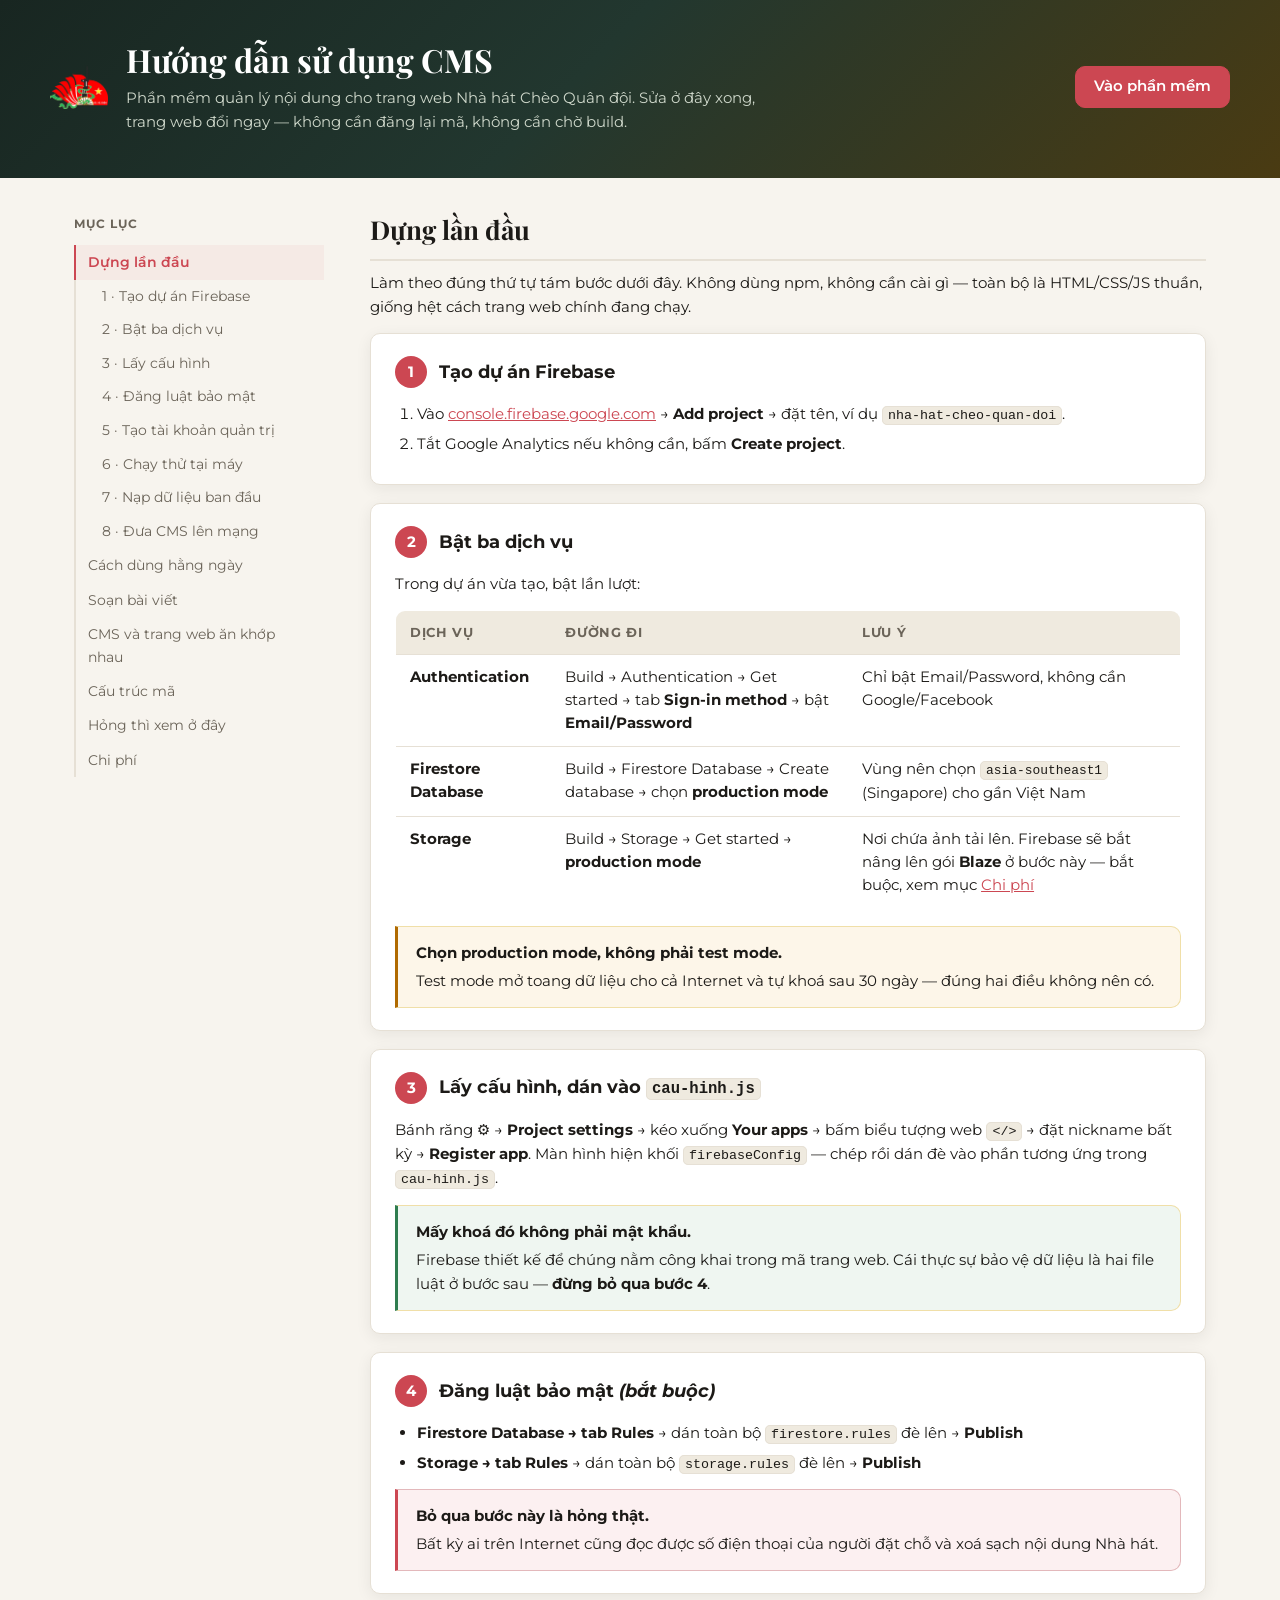
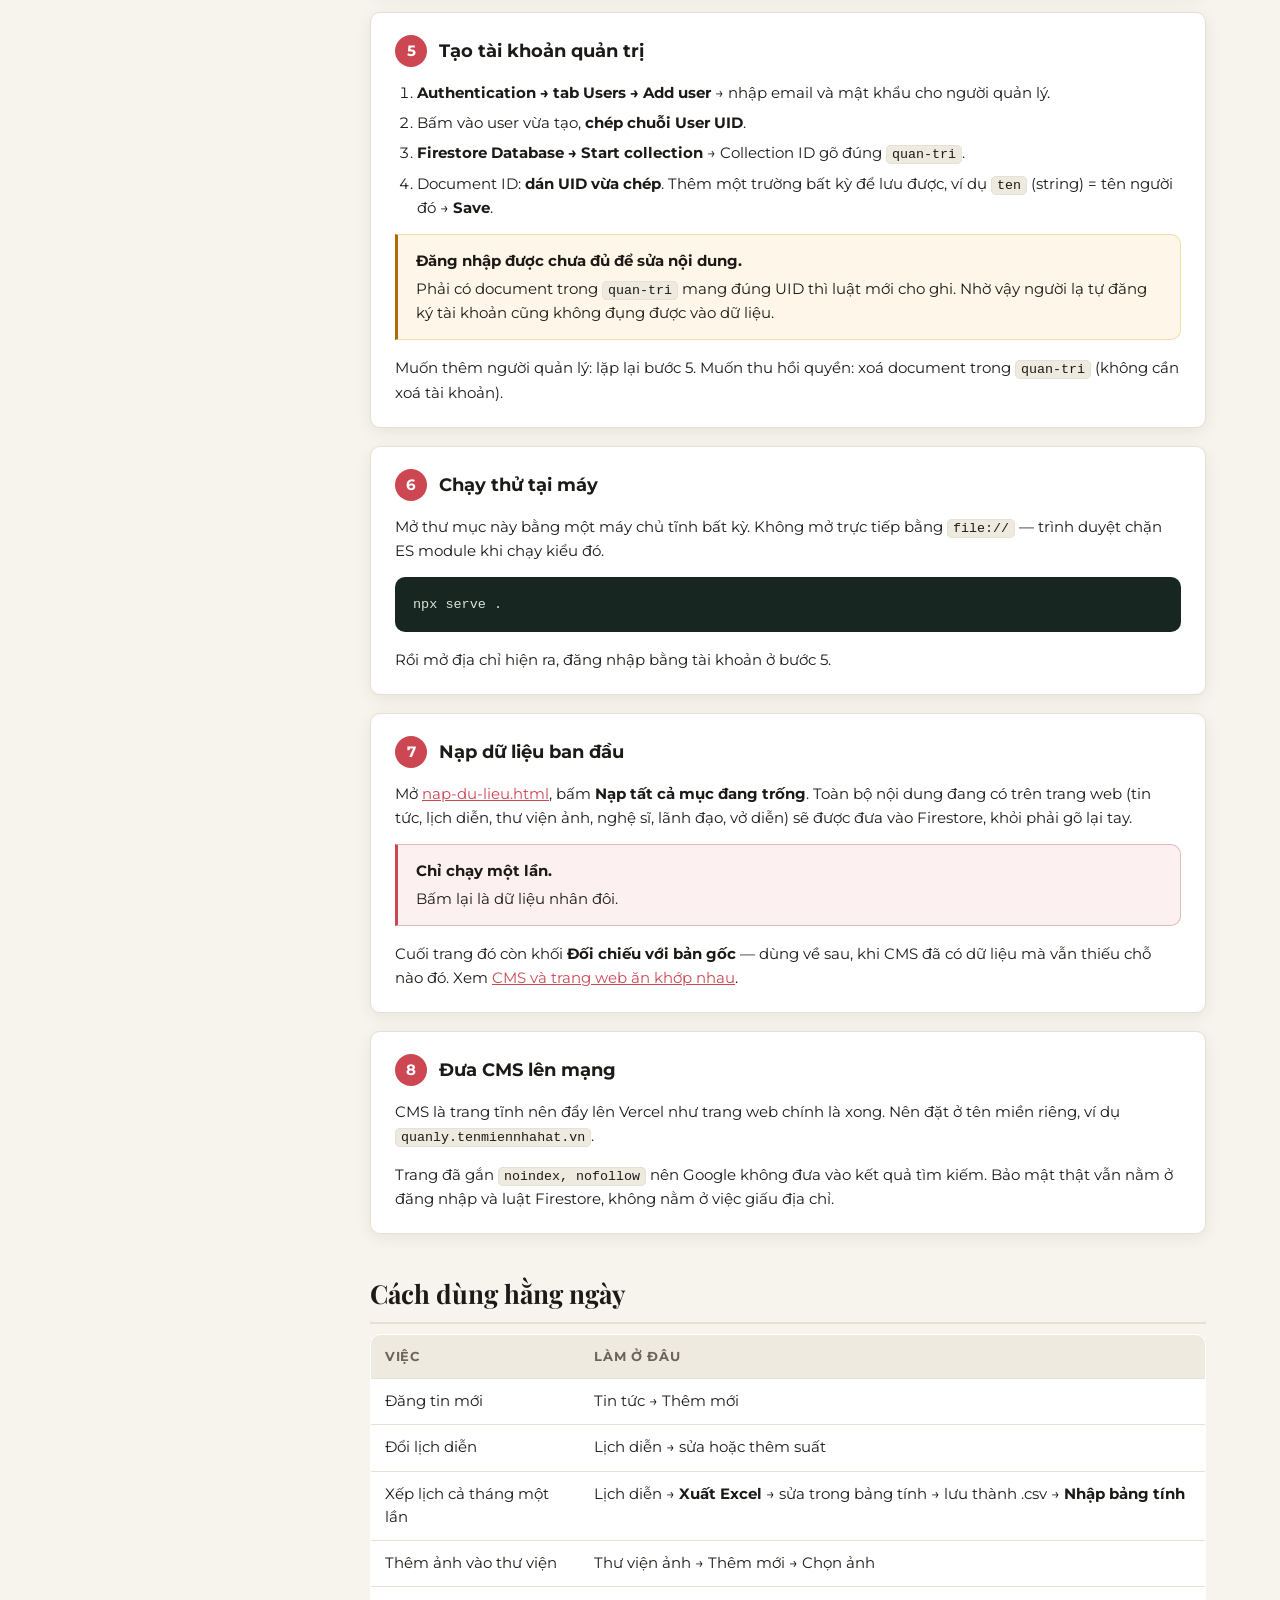
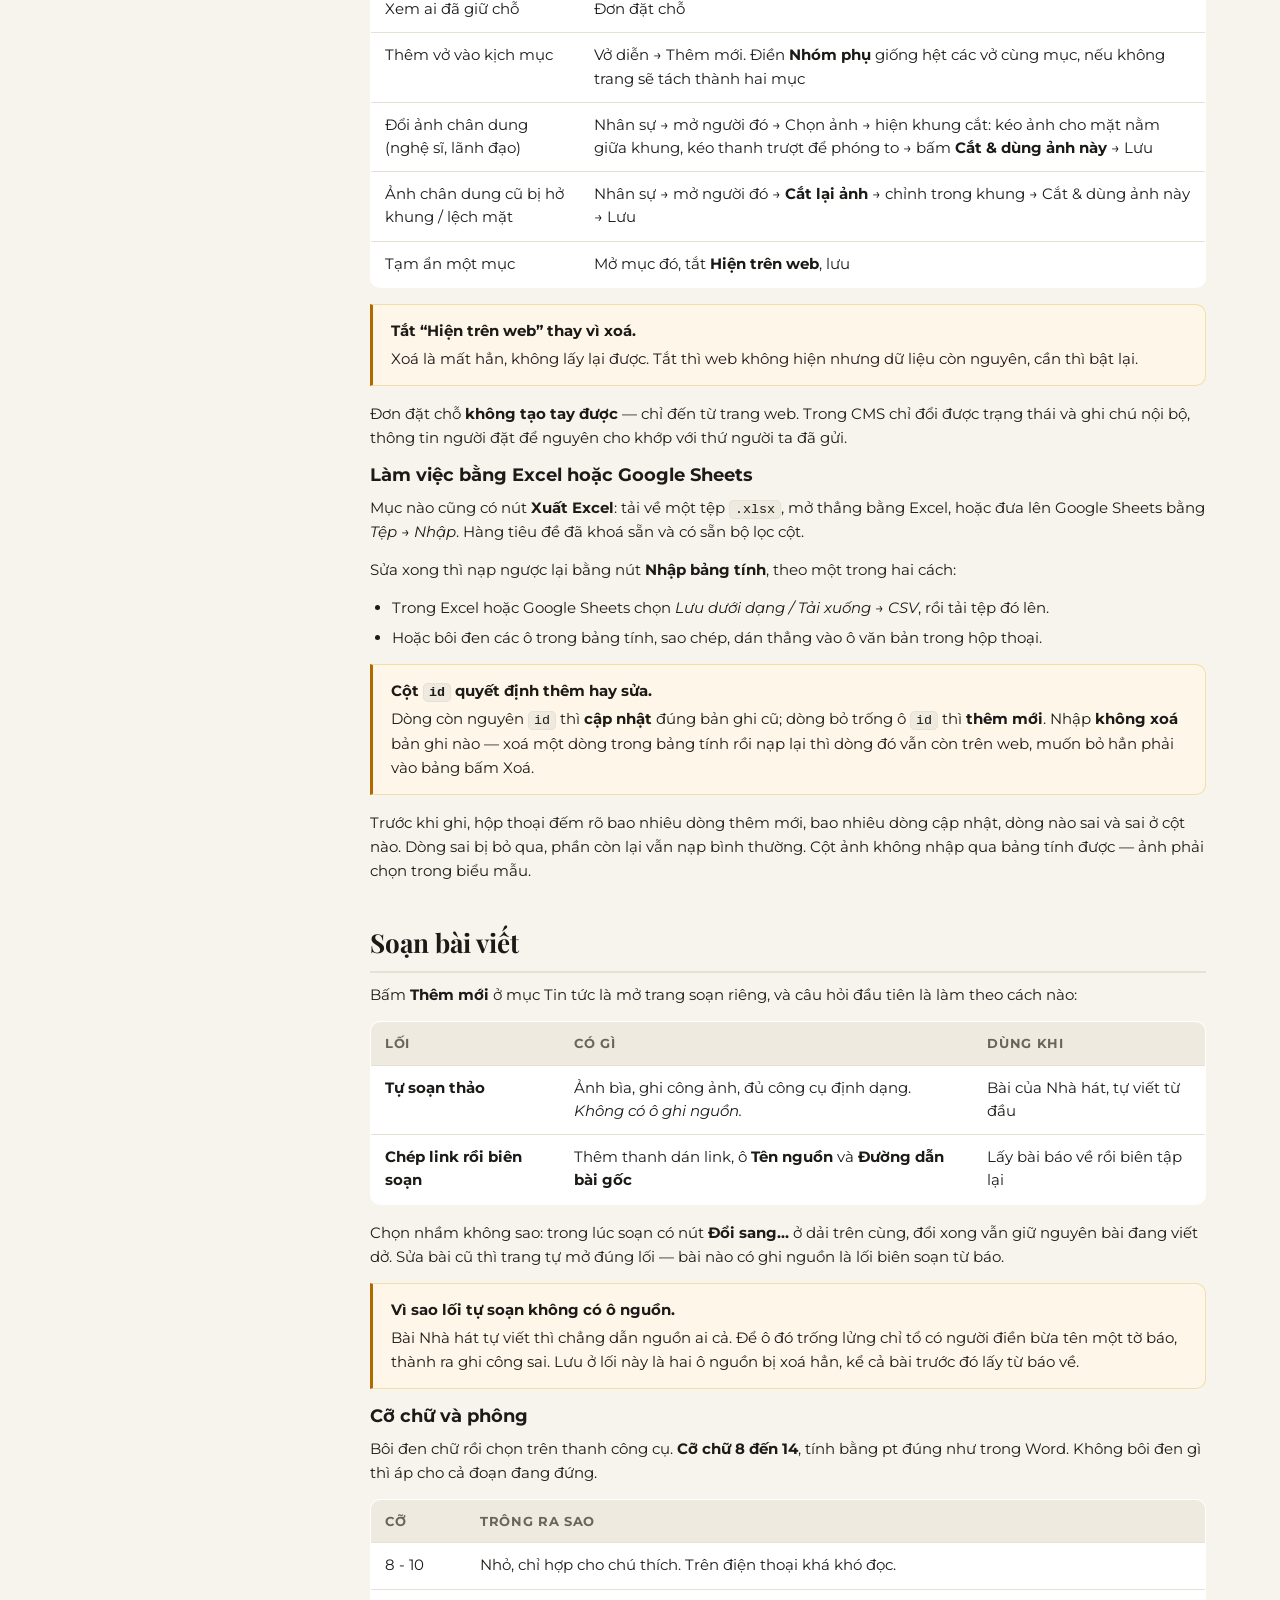
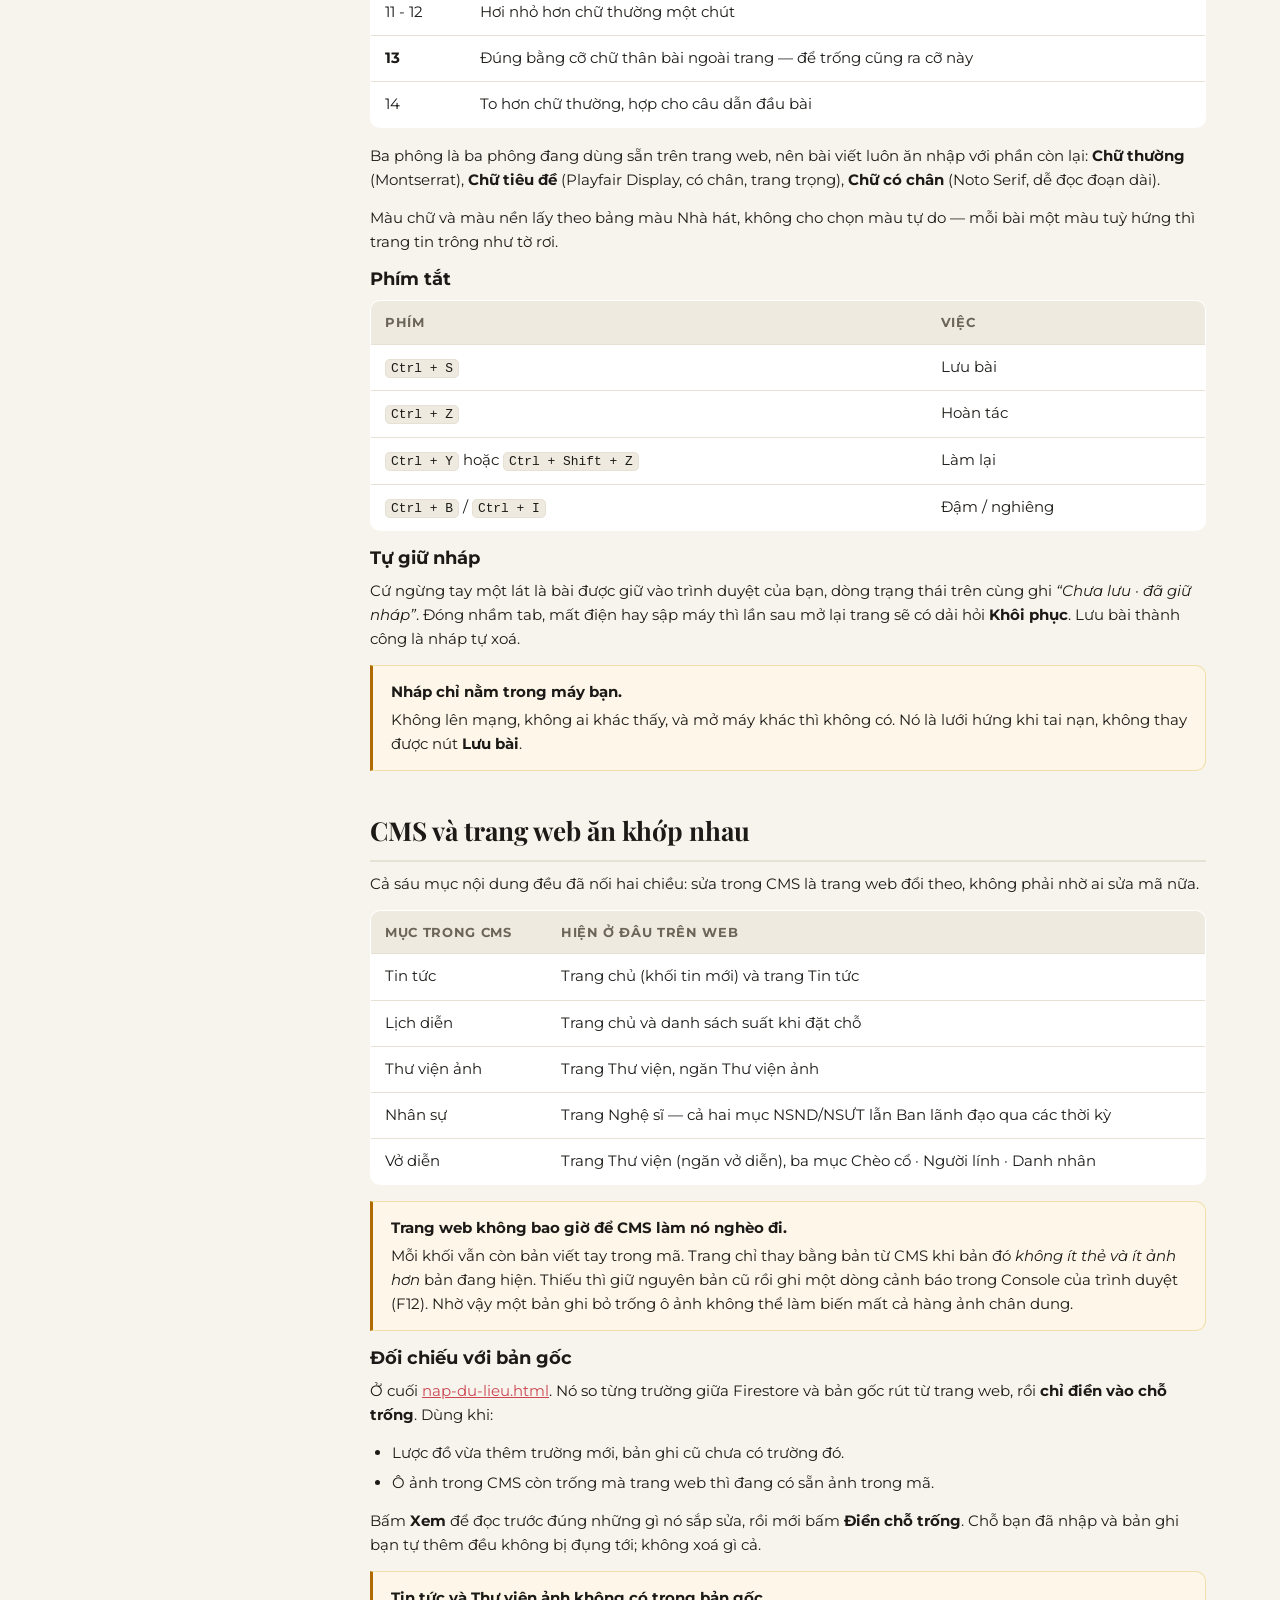
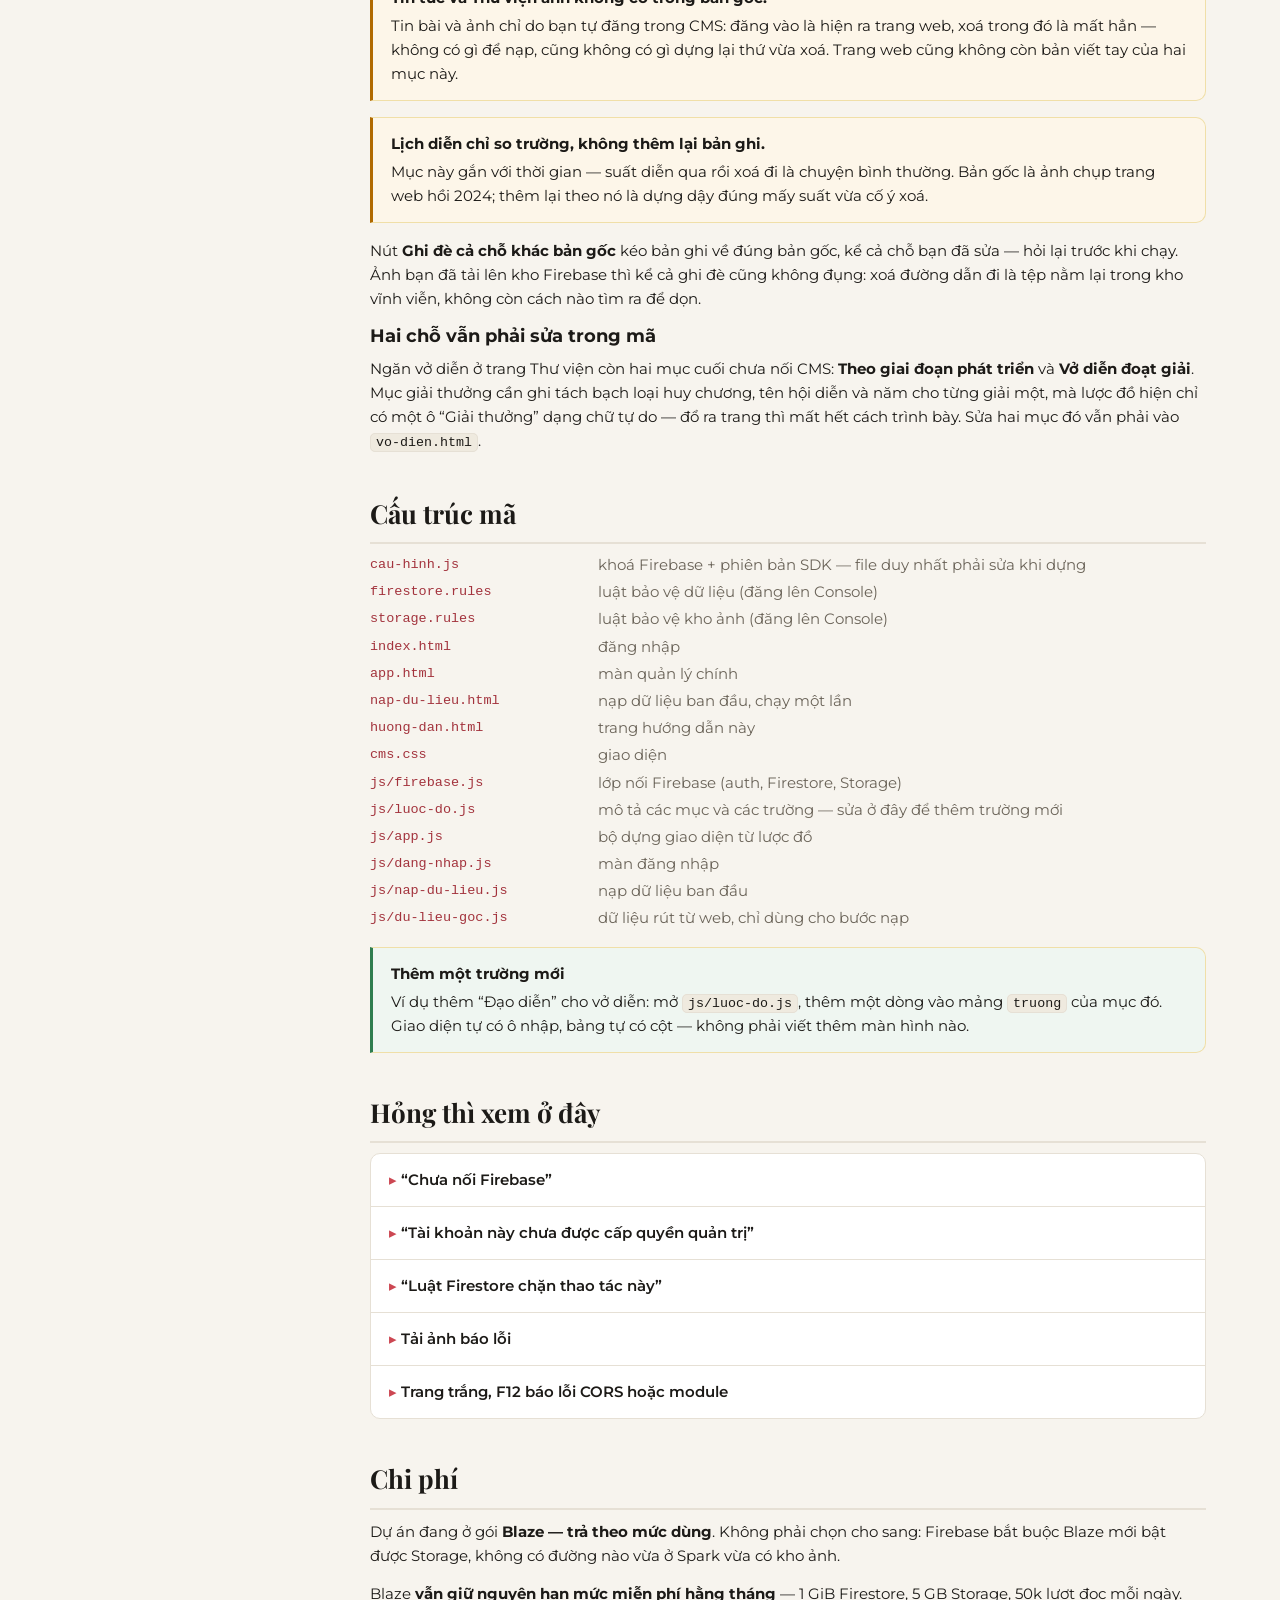
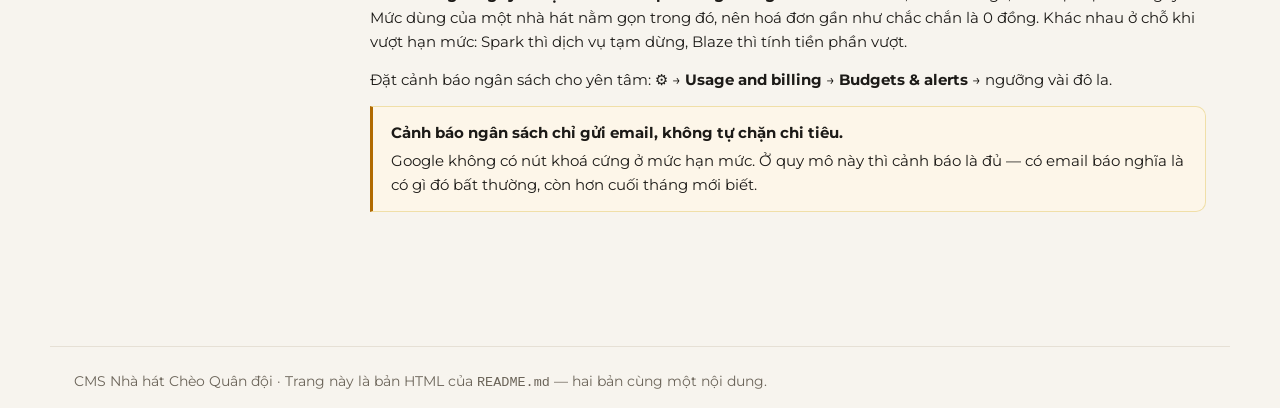
<file: huong-dan.html>
<!DOCTYPE html>
<html lang="vi">
<head>
<meta charset="UTF-8" />
<meta name="viewport" content="width=device-width, initial-scale=1" />
<meta name="robots" content="noindex, nofollow" />
<title>Hướng dẫn sử dụng · Quản lý Nhà hát Chèo Quân đội</title>
<link rel="icon" type="image/png" href="./favicon.png" />
<link rel="preconnect" href="https://fonts.googleapis.com" />
<link rel="preconnect" href="https://fonts.gstatic.com" crossorigin />
<link href="https://fonts.googleapis.com/css2?family=Montserrat:wght@400;500;600;700&family=Noto+Serif:wght@400;700;900&family=Playfair+Display:wght@700;900&display=swap" rel="stylesheet" />
<link rel="stylesheet" href="./cms.css?v=19" />
<style>
/* ==========================================================
   Trang hướng dẫn — bản HTML của README.md. Cùng một nội dung,
   nhưng đọc được bằng trình duyệt và có mục lục bám theo cuộn.
   Kiểu dáng riêng của trang này để ở đây chứ không nhét vào
   cms.css: cms.css là giao diện phần mềm, không phải tài liệu.
   ========================================================== */

/* ---------- Băng đầu trang ---------- */
.hd-dau {
  background: linear-gradient(135deg, var(--quan-doi) 0%, var(--quan-doi-nhat) 45%, #4a3b12 100%);
  color: #fff; padding: 40px 24px 44px; margin-bottom: 36px;
}
.hd-dau__trong { max-width: 1180px; margin: 0 auto; display: flex; align-items: center; gap: 18px; flex-wrap: wrap; }
.hd-dau img { width: 58px; flex: none; }
.hd-dau h1 { font-family: var(--serif); font-size: 32px; margin: 0 0 6px; color: #fff; }
.hd-dau p { margin: 0; color: #cfd8cb; font-size: 15px; max-width: 640px; }
.hd-dau .nut { margin-left: auto; }

/* ---------- Khung hai cột ---------- */
.hd { max-width: 1180px; margin: 0 auto; padding: 0 24px 90px; display: grid; grid-template-columns: 250px 1fr; gap: 46px; align-items: start; }

/* ---------- Mục lục ---------- */
.ml { position: sticky; top: 24px; max-height: calc(100vh - 48px); overflow-y: auto; }
.ml__nhan { font-size: 12px; font-weight: 700; letter-spacing: .09em; text-transform: uppercase; color: var(--muc-nhat); margin: 0 0 12px; }
.ml ol { list-style: none; margin: 0; padding: 0; }
.ml li { margin: 0; }
.ml a {
  display: block; padding: 6px 12px; border-left: 2px solid var(--vien);
  color: var(--muc-nhat); text-decoration: none; font-size: 14px; transition: var(--t);
}
.ml a:hover { color: var(--muc); border-left-color: var(--muc-nhat); }
.ml a.dang-xem { color: var(--do); border-left-color: var(--do); font-weight: 600; background: rgba(204, 71, 82, .05); }
.ml__con a { padding-left: 26px; font-size: 13.5px; }

/* ---------- Thân tài liệu ---------- */
.than { min-width: 0; }
.than section { scroll-margin-top: 20px; margin-bottom: 44px; }
.than h2 {
  font-family: var(--serif); font-size: 26px; margin: 0 0 10px;
  padding-bottom: 12px; border-bottom: 2px solid var(--vien);
}
.than h3 { font-size: 17.5px; margin: 0 0 10px; }
.than p { margin: 0 0 14px; }
.than ol, .than ul { margin: 0 0 14px; padding-left: 22px; }
.than li { margin-bottom: 6px; }
.than code {
  font-family: ui-monospace, "Cascadia Mono", Consolas, monospace;
  font-size: .89em; background: #efeadf; border: 1px solid var(--vien);
  border-radius: 5px; padding: 1px 5px;
}
.than pre {
  background: var(--quan-doi); color: #d9e0d6; border-radius: var(--r);
  padding: 16px 18px; overflow-x: auto; margin: 0 0 16px; line-height: 1.55;
}
.than pre code { background: none; border: 0; padding: 0; color: inherit; font-size: 13.5px; }

/* ---------- Thẻ từng bước ---------- */
.buoc {
  background: var(--the); border: 1px solid var(--vien); border-radius: var(--r);
  padding: 22px 24px; margin-bottom: 18px; box-shadow: var(--bong); scroll-margin-top: 20px;
}
.buoc__dau { display: flex; align-items: center; gap: 12px; margin-bottom: 14px; }
.buoc__so {
  flex: none; width: 32px; height: 32px; border-radius: 50%;
  background: var(--do); color: #fff; font-weight: 700; font-size: 15px;
  display: grid; place-items: center;
}
.buoc__dau h3 { margin: 0; }
.buoc > *:last-child { margin-bottom: 0; }

/* ---------- Khối nhắc ---------- */
.nhac {
  border-left: 3px solid var(--cam); background: #fdf6e9;
  border-radius: 0 var(--r) var(--r) 0; padding: 14px 18px; margin: 0 0 16px;
}
.nhac--nguy { border-left-color: var(--do); background: #fcf0f1; }
.nhac--tot { border-left-color: var(--xanh-la); background: #eff6f1; }
.nhac > *:last-child { margin-bottom: 0; }
.nhac strong:first-child { display: block; margin-bottom: 4px; }

/* ---------- Bảng ---------- */
.cuon-ngang { overflow-x: auto; margin: 0 0 16px; }
.than table {
  width: 100%; min-width: 460px; border-collapse: collapse; background: var(--the);
  font-size: 14.5px; border: 1px solid var(--vien); border-radius: var(--r); overflow: hidden;
}
.than th, .than td { text-align: left; padding: 11px 14px; border-bottom: 1px solid var(--vien); vertical-align: top; }
.than th { background: #efeadf; font-size: 13px; text-transform: uppercase; letter-spacing: .05em; color: var(--muc-nhat); }
.than tr:last-child td { border-bottom: 0; }

/* ---------- Danh sách tệp ---------- */
.tep { display: grid; grid-template-columns: 210px 1fr; gap: 4px 18px; font-size: 14.5px; margin: 0 0 16px; }
.tep dt { font-family: ui-monospace, "Cascadia Mono", Consolas, monospace; font-size: 13.5px; color: var(--do-dam); }
.tep dd { margin: 0; color: var(--muc-nhat); }

/* ---------- Mục hỏng thì xem ---------- */
.loi { border: 1px solid var(--vien); border-radius: var(--r); background: var(--the); overflow: hidden; }
.loi details { border-bottom: 1px solid var(--vien); }
.loi details:last-child { border-bottom: 0; }
.loi summary { padding: 14px 18px; cursor: pointer; font-weight: 600; list-style: none; transition: var(--t); }
.loi summary::-webkit-details-marker { display: none; }
.loi summary::before { content: "\25B8  "; color: var(--do); }
.loi details[open] summary::before { content: "\25BE  "; }
.loi summary:hover { background: #faf7f1; }
.loi details > p { margin: 0; padding: 0 18px 16px 32px; color: var(--muc-nhat); }

.hd-chan { max-width: 1180px; margin: 0 auto; padding: 24px; border-top: 1px solid var(--vien); color: var(--muc-nhat); font-size: 13.5px; }

/* ---------- Khổ hẹp ---------- */
@media (max-width: 900px) {
  .hd { grid-template-columns: 1fr; gap: 24px; }
  .ml { position: static; max-height: none; border: 1px solid var(--vien); border-radius: var(--r); background: var(--the); padding: 16px 14px; }
  .hd-dau h1 { font-size: 26px; }
  .hd-dau .nut { margin-left: 0; }
  .tep { grid-template-columns: 1fr; gap: 2px; }
  .tep dd { margin-bottom: 10px; }
}

/* ---------- In ra giấy ---------- */
@media print {
  .ml, .hd-dau .nut { display: none; }
  .hd { grid-template-columns: 1fr; padding-bottom: 0; }
  .hd-dau { background: none; padding: 0 0 20px; }
  .hd-dau h1, .hd-dau p { color: var(--muc); }
  .buoc { break-inside: avoid; box-shadow: none; }
}
</style>
</head>
<body>

<header class="hd-dau">
  <div class="hd-dau__trong">
    <img src="./logo.png?v=2" alt="" width="240" height="181" />
    <div>
      <h1>Hướng dẫn sử dụng CMS</h1>
      <p>Phần mềm quản lý nội dung cho trang web Nhà hát Chèo Quân đội. Sửa ở đây xong, trang web đổi ngay — không cần đăng lại mã, không cần chờ build.</p>
    </div>
    <a class="nut nut--chinh" href="./index.html">Vào phần mềm</a>
  </div>
</header>

<div class="hd">

  <nav class="ml" id="mucLuc" aria-label="Mục lục">
    <p class="ml__nhan">Mục lục</p>
    <ol>
      <li><a href="#dung-lan-dau">Dựng lần đầu</a></li>
      <li class="ml__con"><a href="#b1">1 · Tạo dự án Firebase</a></li>
      <li class="ml__con"><a href="#b2">2 · Bật ba dịch vụ</a></li>
      <li class="ml__con"><a href="#b3">3 · Lấy cấu hình</a></li>
      <li class="ml__con"><a href="#b4">4 · Đăng luật bảo mật</a></li>
      <li class="ml__con"><a href="#b5">5 · Tạo tài khoản quản trị</a></li>
      <li class="ml__con"><a href="#b6">6 · Chạy thử tại máy</a></li>
      <li class="ml__con"><a href="#b7">7 · Nạp dữ liệu ban đầu</a></li>
      <li class="ml__con"><a href="#b8">8 · Đưa CMS lên mạng</a></li>
      <li><a href="#hang-ngay">Cách dùng hằng ngày</a></li>
      <li><a href="#soan-bai">Soạn bài viết</a></li>
      <li><a href="#dong-bo">CMS và trang web ăn khớp nhau</a></li>
      <li><a href="#cau-truc">Cấu trúc mã</a></li>
      <li><a href="#hong">Hỏng thì xem ở đây</a></li>
      <li><a href="#chi-phi">Chi phí</a></li>
    </ol>
  </nav>

  <main class="than">

    <section id="dung-lan-dau">
      <h2>Dựng lần đầu</h2>
      <p>Làm theo đúng thứ tự tám bước dưới đây. Không dùng npm, không cần cài gì — toàn bộ là HTML/CSS/JS thuần, giống hệt cách trang web chính đang chạy.</p>

      <article class="buoc" id="b1">
        <div class="buoc__dau"><span class="buoc__so">1</span><h3>Tạo dự án Firebase</h3></div>
        <ol>
          <li>Vào <a href="https://console.firebase.google.com" target="_blank" rel="noopener">console.firebase.google.com</a> → <strong>Add project</strong> → đặt tên, ví dụ <code>nha-hat-cheo-quan-doi</code>.</li>
          <li>Tắt Google Analytics nếu không cần, bấm <strong>Create project</strong>.</li>
        </ol>
      </article>

      <article class="buoc" id="b2">
        <div class="buoc__dau"><span class="buoc__so">2</span><h3>Bật ba dịch vụ</h3></div>
        <p>Trong dự án vừa tạo, bật lần lượt:</p>
        <div class="cuon-ngang">
          <table>
            <thead><tr><th>Dịch vụ</th><th>Đường đi</th><th>Lưu ý</th></tr></thead>
            <tbody>
              <tr>
                <td><strong>Authentication</strong></td>
                <td>Build → Authentication → Get started → tab <strong>Sign-in method</strong> → bật <strong>Email/Password</strong></td>
                <td>Chỉ bật Email/Password, không cần Google/Facebook</td>
              </tr>
              <tr>
                <td><strong>Firestore Database</strong></td>
                <td>Build → Firestore Database → Create database → chọn <strong>production mode</strong></td>
                <td>Vùng nên chọn <code>asia-southeast1</code> (Singapore) cho gần Việt Nam</td>
              </tr>
              <tr>
                <td><strong>Storage</strong></td>
                <td>Build → Storage → Get started → <strong>production mode</strong></td>
                <td>Nơi chứa ảnh tải lên. Firebase sẽ bắt nâng lên gói <strong>Blaze</strong> ở bước này — bắt buộc, xem mục <a href="#chi-phi">Chi phí</a></td>
              </tr>
            </tbody>
          </table>
        </div>
        <div class="nhac">
          <strong>Chọn production mode, không phải test mode.</strong>
          Test mode mở toang dữ liệu cho cả Internet và tự khoá sau 30 ngày — đúng hai điều không nên có.
        </div>
      </article>

      <article class="buoc" id="b3">
        <div class="buoc__dau"><span class="buoc__so">3</span><h3>Lấy cấu hình, dán vào <code>cau-hinh.js</code></h3></div>
        <p>Bánh răng ⚙ → <strong>Project settings</strong> → kéo xuống <strong>Your apps</strong> → bấm biểu tượng web <code>&lt;/&gt;</code> → đặt nickname bất kỳ → <strong>Register app</strong>. Màn hình hiện khối <code>firebaseConfig</code> — chép rồi dán đè vào phần tương ứng trong <code>cau-hinh.js</code>.</p>
        <div class="nhac nhac--tot">
          <strong>Mấy khoá đó không phải mật khẩu.</strong>
          Firebase thiết kế để chúng nằm công khai trong mã trang web. Cái thực sự bảo vệ dữ liệu là hai file luật ở bước sau — <strong>đừng bỏ qua bước 4</strong>.
        </div>
      </article>

      <article class="buoc" id="b4">
        <div class="buoc__dau"><span class="buoc__so">4</span><h3>Đăng luật bảo mật <em>(bắt buộc)</em></h3></div>
        <ul>
          <li><strong>Firestore Database → tab Rules</strong> → dán toàn bộ <code>firestore.rules</code> đè lên → <strong>Publish</strong></li>
          <li><strong>Storage → tab Rules</strong> → dán toàn bộ <code>storage.rules</code> đè lên → <strong>Publish</strong></li>
        </ul>
        <div class="nhac nhac--nguy">
          <strong>Bỏ qua bước này là hỏng thật.</strong>
          Bất kỳ ai trên Internet cũng đọc được số điện thoại của người đặt chỗ và xoá sạch nội dung Nhà hát.
        </div>
      </article>

      <article class="buoc" id="b5">
        <div class="buoc__dau"><span class="buoc__so">5</span><h3>Tạo tài khoản quản trị</h3></div>
        <ol>
          <li><strong>Authentication → tab Users → Add user</strong> → nhập email và mật khẩu cho người quản lý.</li>
          <li>Bấm vào user vừa tạo, <strong>chép chuỗi User UID</strong>.</li>
          <li><strong>Firestore Database → Start collection</strong> → Collection ID gõ đúng <code>quan-tri</code>.</li>
          <li>Document ID: <strong>dán UID vừa chép</strong>. Thêm một trường bất kỳ để lưu được, ví dụ <code>ten</code> (string) = tên người đó → <strong>Save</strong>.</li>
        </ol>
        <div class="nhac">
          <strong>Đăng nhập được chưa đủ để sửa nội dung.</strong>
          Phải có document trong <code>quan-tri</code> mang đúng UID thì luật mới cho ghi. Nhờ vậy người lạ tự đăng ký tài khoản cũng không đụng được vào dữ liệu.
        </div>
        <p>Muốn thêm người quản lý: lặp lại bước 5. Muốn thu hồi quyền: xoá document trong <code>quan-tri</code> (không cần xoá tài khoản).</p>
      </article>

      <article class="buoc" id="b6">
        <div class="buoc__dau"><span class="buoc__so">6</span><h3>Chạy thử tại máy</h3></div>
        <p>Mở thư mục này bằng một máy chủ tĩnh bất kỳ. Không mở trực tiếp bằng <code>file://</code> — trình duyệt chặn ES module khi chạy kiểu đó.</p>
        <pre><code>npx serve .</code></pre>
        <p>Rồi mở địa chỉ hiện ra, đăng nhập bằng tài khoản ở bước 5.</p>
      </article>

      <article class="buoc" id="b7">
        <div class="buoc__dau"><span class="buoc__so">7</span><h3>Nạp dữ liệu ban đầu</h3></div>
        <p>Mở <a href="./nap-du-lieu.html">nap-du-lieu.html</a>, bấm <strong>Nạp tất cả mục đang trống</strong>. Toàn bộ nội dung đang có trên trang web (tin tức, lịch diễn, thư viện ảnh, nghệ sĩ, lãnh đạo, vở diễn) sẽ được đưa vào Firestore, khỏi phải gõ lại tay.</p>
        <div class="nhac nhac--nguy">
          <strong>Chỉ chạy một lần.</strong>
          Bấm lại là dữ liệu nhân đôi.
        </div>
        <p>Cuối trang đó còn khối <strong>Đối chiếu với bản gốc</strong> — dùng về sau,
           khi CMS đã có dữ liệu mà vẫn thiếu chỗ nào đó. Xem
           <a href="#dong-bo">CMS và trang web ăn khớp nhau</a>.</p>
      </article>

      <article class="buoc" id="b8">
        <div class="buoc__dau"><span class="buoc__so">8</span><h3>Đưa CMS lên mạng</h3></div>
        <p>CMS là trang tĩnh nên đẩy lên Vercel như trang web chính là xong. Nên đặt ở tên miền riêng, ví dụ <code>quanly.tenmiennhahat.vn</code>.</p>
        <p>Trang đã gắn <code>noindex, nofollow</code> nên Google không đưa vào kết quả tìm kiếm. Bảo mật thật vẫn nằm ở đăng nhập và luật Firestore, không nằm ở việc giấu địa chỉ.</p>
      </article>
    </section>

    <section id="hang-ngay">
      <h2>Cách dùng hằng ngày</h2>
      <div class="cuon-ngang">
        <table>
          <thead><tr><th>Việc</th><th>Làm ở đâu</th></tr></thead>
          <tbody>
            <tr><td>Đăng tin mới</td><td>Tin tức → Thêm mới</td></tr>
            <tr><td>Đổi lịch diễn</td><td>Lịch diễn → sửa hoặc thêm suất</td></tr>
            <tr><td>Xếp lịch cả tháng một lần</td><td>Lịch diễn → <strong>Xuất Excel</strong> → sửa trong bảng tính → lưu thành .csv → <strong>Nhập bảng tính</strong></td></tr>
            <tr><td>Thêm ảnh vào thư viện</td><td>Thư viện ảnh → Thêm mới → Chọn ảnh</td></tr>
            <tr><td>Xem ai đã giữ chỗ</td><td>Đơn đặt chỗ</td></tr>
            <tr><td>Thêm vở vào kịch mục</td><td>Vở diễn → Thêm mới. Điền <strong>Nhóm phụ</strong> giống hệt các vở cùng mục, nếu không trang sẽ tách thành hai mục</td></tr>
            <tr><td>Đổi ảnh chân dung (nghệ sĩ, lãnh đạo)</td><td>Nhân sự → mở người đó → Chọn ảnh → hiện khung cắt: kéo ảnh cho mặt nằm giữa khung, kéo thanh trượt để phóng to → bấm <b>Cắt &amp; dùng ảnh này</b> → Lưu</td></tr>
            <tr><td>Ảnh chân dung cũ bị hở khung / lệch mặt</td><td>Nhân sự → mở người đó → <b>Cắt lại ảnh</b> → chỉnh trong khung → Cắt &amp; dùng ảnh này → Lưu</td></tr>
            <tr><td>Tạm ẩn một mục</td><td>Mở mục đó, tắt <strong>Hiện trên web</strong>, lưu</td></tr>
          </tbody>
        </table>
      </div>
      <div class="nhac">
        <strong>Tắt “Hiện trên web” thay vì xoá.</strong>
        Xoá là mất hẳn, không lấy lại được. Tắt thì web không hiện nhưng dữ liệu còn nguyên, cần thì bật lại.
      </div>
      <p>Đơn đặt chỗ <strong>không tạo tay được</strong> — chỉ đến từ trang web. Trong CMS chỉ đổi được trạng thái và ghi chú nội bộ, thông tin người đặt để nguyên cho khớp với thứ người ta đã gửi.</p>

      <h3>Làm việc bằng Excel hoặc Google Sheets</h3>
      <p>Mục nào cũng có nút <strong>Xuất Excel</strong>: tải về một tệp <code>.xlsx</code>, mở thẳng bằng Excel, hoặc đưa lên Google Sheets bằng <em>Tệp → Nhập</em>. Hàng tiêu đề đã khoá sẵn và có sẵn bộ lọc cột.</p>
      <p>Sửa xong thì nạp ngược lại bằng nút <strong>Nhập bảng tính</strong>, theo một trong hai cách:</p>
      <ul>
        <li>Trong Excel hoặc Google Sheets chọn <em>Lưu dưới dạng / Tải xuống → CSV</em>, rồi tải tệp đó lên.</li>
        <li>Hoặc bôi đen các ô trong bảng tính, sao chép, dán thẳng vào ô văn bản trong hộp thoại.</li>
      </ul>
      <div class="nhac">
        <strong>Cột <code>id</code> quyết định thêm hay sửa.</strong>
        Dòng còn nguyên <code>id</code> thì <strong>cập nhật</strong> đúng bản ghi cũ; dòng bỏ trống ô <code>id</code> thì <strong>thêm mới</strong>.
        Nhập <strong>không xoá</strong> bản ghi nào — xoá một dòng trong bảng tính rồi nạp lại thì dòng đó vẫn còn trên web, muốn bỏ hẳn phải vào bảng bấm Xoá.
      </div>
      <p>Trước khi ghi, hộp thoại đếm rõ bao nhiêu dòng thêm mới, bao nhiêu dòng cập nhật, dòng nào sai và sai ở cột nào. Dòng sai bị bỏ qua, phần còn lại vẫn nạp bình thường. Cột ảnh không nhập qua bảng tính được — ảnh phải chọn trong biểu mẫu.</p>
    </section>

    <section id="soan-bai">
      <h2>Soạn bài viết</h2>
      <p>Bấm <strong>Thêm mới</strong> ở mục Tin tức là mở trang soạn riêng, và câu hỏi
         đầu tiên là làm theo cách nào:</p>
      <div class="cuon-ngang">
        <table>
          <thead><tr><th>Lối</th><th>Có gì</th><th>Dùng khi</th></tr></thead>
          <tbody>
            <tr>
              <td><strong>Tự soạn thảo</strong></td>
              <td>Ảnh bìa, ghi công ảnh, đủ công cụ định dạng.<br /><em>Không có ô ghi nguồn.</em></td>
              <td>Bài của Nhà hát, tự viết từ đầu</td>
            </tr>
            <tr>
              <td><strong>Chép link rồi biên soạn</strong></td>
              <td>Thêm thanh dán link, ô <strong>Tên nguồn</strong> và <strong>Đường dẫn bài gốc</strong></td>
              <td>Lấy bài báo về rồi biên tập lại</td>
            </tr>
          </tbody>
        </table>
      </div>
      <p>Chọn nhầm không sao: trong lúc soạn có nút <strong>Đổi sang…</strong> ở dải trên
         cùng, đổi xong vẫn giữ nguyên bài đang viết dở. Sửa bài cũ thì trang tự mở đúng
         lối — bài nào có ghi nguồn là lối biên soạn từ báo.</p>
      <div class="nhac">
        <strong>Vì sao lối tự soạn không có ô nguồn.</strong>
        Bài Nhà hát tự viết thì chẳng dẫn nguồn ai cả. Để ô đó trống lửng chỉ tổ có người
        điền bừa tên một tờ báo, thành ra ghi công sai. Lưu ở lối này là hai ô nguồn bị
        xoá hẳn, kể cả bài trước đó lấy từ báo về.
      </div>

      <h3>Cỡ chữ và phông</h3>
      <p>Bôi đen chữ rồi chọn trên thanh công cụ. <strong>Cỡ chữ 8 đến 14</strong>, tính
         bằng pt đúng như trong Word. Không bôi đen gì thì áp cho cả đoạn đang đứng.</p>
      <div class="cuon-ngang">
        <table>
          <thead><tr><th>Cỡ</th><th>Trông ra sao</th></tr></thead>
          <tbody>
            <tr><td>8 - 10</td><td>Nhỏ, chỉ hợp cho chú thích. Trên điện thoại khá khó đọc.</td></tr>
            <tr><td>11 - 12</td><td>Hơi nhỏ hơn chữ thường một chút</td></tr>
            <tr><td><strong>13</strong></td><td>Đúng bằng cỡ chữ thân bài ngoài trang — để trống cũng ra cỡ này</td></tr>
            <tr><td>14</td><td>To hơn chữ thường, hợp cho câu dẫn đầu bài</td></tr>
          </tbody>
        </table>
      </div>
      <p>Ba phông là ba phông đang dùng sẵn trên trang web, nên bài viết luôn ăn nhập với
         phần còn lại: <strong>Chữ thường</strong> (Montserrat), <strong>Chữ tiêu đề</strong>
         (Playfair Display, có chân, trang trọng), <strong>Chữ có chân</strong> (Noto Serif,
         dễ đọc đoạn dài).</p>
      <p>Màu chữ và màu nền lấy theo bảng màu Nhà hát, không cho chọn màu tự do — mỗi bài
         một màu tuỳ hứng thì trang tin trông như tờ rơi.</p>

      <h3>Phím tắt</h3>
      <div class="cuon-ngang">
        <table>
          <thead><tr><th>Phím</th><th>Việc</th></tr></thead>
          <tbody>
            <tr><td><code>Ctrl + S</code></td><td>Lưu bài</td></tr>
            <tr><td><code>Ctrl + Z</code></td><td>Hoàn tác</td></tr>
            <tr><td><code>Ctrl + Y</code> hoặc <code>Ctrl + Shift + Z</code></td><td>Làm lại</td></tr>
            <tr><td><code>Ctrl + B</code> / <code>Ctrl + I</code></td><td>Đậm / nghiêng</td></tr>
          </tbody>
        </table>
      </div>

      <h3>Tự giữ nháp</h3>
      <p>Cứ ngừng tay một lát là bài được giữ vào trình duyệt của bạn, dòng trạng thái trên
         cùng ghi <em>“Chưa lưu · đã giữ nháp”</em>. Đóng nhầm tab, mất điện hay sập máy thì
         lần sau mở lại trang sẽ có dải hỏi <strong>Khôi phục</strong>. Lưu bài thành công
         là nháp tự xoá.</p>
      <div class="nhac">
        <strong>Nháp chỉ nằm trong máy bạn.</strong>
        Không lên mạng, không ai khác thấy, và mở máy khác thì không có. Nó là lưới hứng
        khi tai nạn, không thay được nút <strong>Lưu bài</strong>.
      </div>
    </section>

    <section id="dong-bo">
      <h2>CMS và trang web ăn khớp nhau</h2>
      <p>Cả sáu mục nội dung đều đã nối hai chiều: sửa trong CMS là trang web đổi theo,
         không phải nhờ ai sửa mã nữa.</p>
      <div class="cuon-ngang">
        <table>
          <thead><tr><th>Mục trong CMS</th><th>Hiện ở đâu trên web</th></tr></thead>
          <tbody>
            <tr><td>Tin tức</td><td>Trang chủ (khối tin mới) và trang Tin tức</td></tr>
            <tr><td>Lịch diễn</td><td>Trang chủ và danh sách suất khi đặt chỗ</td></tr>
            <tr><td>Thư viện ảnh</td><td>Trang Thư viện, ngăn Thư viện ảnh</td></tr>
            <tr><td>Nhân sự</td><td>Trang Nghệ sĩ — cả hai mục NSND/NSƯT lẫn Ban lãnh đạo qua các thời kỳ</td></tr>
            <tr><td>Vở diễn</td><td>Trang Thư viện (ngăn vở diễn), ba mục Chèo cổ · Người lính · Danh nhân</td></tr>
          </tbody>
        </table>
      </div>

      <div class="nhac">
        <strong>Trang web không bao giờ để CMS làm nó nghèo đi.</strong>
        Mỗi khối vẫn còn bản viết tay trong mã. Trang chỉ thay bằng bản từ CMS khi bản
        đó <em>không ít thẻ và ít ảnh hơn</em> bản đang hiện. Thiếu thì giữ nguyên bản cũ
        rồi ghi một dòng cảnh báo trong Console của trình duyệt (F12). Nhờ vậy một bản ghi
        bỏ trống ô ảnh không thể làm biến mất cả hàng ảnh chân dung.
      </div>

      <h3>Đối chiếu với bản gốc</h3>
      <p>Ở cuối <a href="./nap-du-lieu.html">nap-du-lieu.html</a>. Nó so từng trường giữa
         Firestore và bản gốc rút từ trang web, rồi <strong>chỉ điền vào chỗ trống</strong>.
         Dùng khi:</p>
      <ul>
        <li>Lược đồ vừa thêm trường mới, bản ghi cũ chưa có trường đó.</li>
        <li>Ô ảnh trong CMS còn trống mà trang web thì đang có sẵn ảnh trong mã.</li>
      </ul>
      <p>Bấm <strong>Xem</strong> để đọc trước đúng những gì nó sắp sửa, rồi mới bấm
         <strong>Điền chỗ trống</strong>. Chỗ bạn đã nhập và bản ghi bạn tự thêm đều
         không bị đụng tới; không xoá gì cả.</p>
      <div class="nhac">
        <strong>Tin tức và Thư viện ảnh không có trong bản gốc.</strong> Tin bài và ảnh
        chỉ do bạn tự đăng trong CMS: đăng vào là hiện ra trang web, xoá trong đó là mất
        hẳn — không có gì để nạp, cũng không có gì dựng lại thứ vừa xoá. Trang web cũng
        không còn bản viết tay của hai mục này.
      </div>
      <div class="nhac">
        <strong>Lịch diễn chỉ so trường, không thêm lại bản ghi.</strong> Mục này gắn với
        thời gian — suất diễn qua rồi xoá đi là chuyện bình thường. Bản gốc là ảnh chụp
        trang web hồi 2024; thêm lại theo nó là dựng dậy đúng mấy suất vừa cố ý xoá.
      </div>
      <p>Nút <strong>Ghi đè cả chỗ khác bản gốc</strong> kéo bản ghi về đúng bản gốc, kể cả
         chỗ bạn đã sửa — hỏi lại trước khi chạy. Ảnh bạn đã tải lên kho Firebase thì kể cả
         ghi đè cũng không đụng: xoá đường dẫn đi là tệp nằm lại trong kho vĩnh viễn,
         không còn cách nào tìm ra để dọn.</p>

      <h3>Hai chỗ vẫn phải sửa trong mã</h3>
      <p>Ngăn vở diễn ở trang Thư viện còn hai mục cuối chưa nối CMS:
         <strong>Theo giai đoạn phát triển</strong> và <strong>Vở diễn đoạt giải</strong>.
         Mục giải thưởng cần ghi tách bạch loại huy chương, tên hội diễn và năm cho từng
         giải một, mà lược đồ hiện chỉ có một ô “Giải thưởng” dạng chữ tự do — đổ ra trang
         thì mất hết cách trình bày. Sửa hai mục đó vẫn phải vào
         <code>vo-dien.html</code>.</p>
    </section>

    <section id="cau-truc">
      <h2>Cấu trúc mã</h2>
      <dl class="tep">
        <dt>cau-hinh.js</dt><dd>khoá Firebase + phiên bản SDK — file duy nhất phải sửa khi dựng</dd>
        <dt>firestore.rules</dt><dd>luật bảo vệ dữ liệu (đăng lên Console)</dd>
        <dt>storage.rules</dt><dd>luật bảo vệ kho ảnh (đăng lên Console)</dd>
        <dt>index.html</dt><dd>đăng nhập</dd>
        <dt>app.html</dt><dd>màn quản lý chính</dd>
        <dt>nap-du-lieu.html</dt><dd>nạp dữ liệu ban đầu, chạy một lần</dd>
        <dt>huong-dan.html</dt><dd>trang hướng dẫn này</dd>
        <dt>cms.css</dt><dd>giao diện</dd>
        <dt>js/firebase.js</dt><dd>lớp nối Firebase (auth, Firestore, Storage)</dd>
        <dt>js/luoc-do.js</dt><dd>mô tả các mục và các trường — sửa ở đây để thêm trường mới</dd>
        <dt>js/app.js</dt><dd>bộ dựng giao diện từ lược đồ</dd>
        <dt>js/dang-nhap.js</dt><dd>màn đăng nhập</dd>
        <dt>js/nap-du-lieu.js</dt><dd>nạp dữ liệu ban đầu</dd>
        <dt>js/du-lieu-goc.js</dt><dd>dữ liệu rút từ web, chỉ dùng cho bước nạp</dd>
      </dl>
      <div class="nhac nhac--tot">
        <strong>Thêm một trường mới</strong>
        Ví dụ thêm “Đạo diễn” cho vở diễn: mở <code>js/luoc-do.js</code>, thêm một dòng vào mảng <code>truong</code> của mục đó. Giao diện tự có ô nhập, bảng tự có cột — không phải viết thêm màn hình nào.
      </div>
    </section>

    <section id="hong">
      <h2>Hỏng thì xem ở đây</h2>
      <div class="loi">
        <details>
          <summary>“Chưa nối Firebase”</summary>
          <p>Chưa dán <code>firebaseConfig</code> vào <code>cau-hinh.js</code>. Làm lại bước 3.</p>
        </details>
        <details>
          <summary>“Tài khoản này chưa được cấp quyền quản trị”</summary>
          <p>Thiếu document trong collection <code>quan-tri</code>. Làm lại bước 5, chú ý Document ID phải đúng UID, không phải email.</p>
        </details>
        <details>
          <summary>“Luật Firestore chặn thao tác này”</summary>
          <p>Chưa <strong>Publish</strong> <code>firestore.rules</code>, hoặc UID trong <code>quan-tri</code> gõ sai.</p>
        </details>
        <details>
          <summary>Tải ảnh báo lỗi</summary>
          <p>Chưa bật Storage, hoặc chưa Publish <code>storage.rules</code>, hoặc ảnh nặng quá 5 MB.</p>
        </details>
        <details>
          <summary>Trang trắng, F12 báo lỗi CORS hoặc module</summary>
          <p>Đang mở bằng <code>file://</code>. Phải chạy qua máy chủ tĩnh — xem bước 6.</p>
        </details>
      </div>
    </section>

    <section id="chi-phi">
      <h2>Chi phí</h2>
      <p>Dự án đang ở gói <strong>Blaze — trả theo mức dùng</strong>. Không phải chọn cho sang: Firebase bắt buộc Blaze mới bật được Storage, không có đường nào vừa ở Spark vừa có kho ảnh.</p>
      <p>Blaze <strong>vẫn giữ nguyên hạn mức miễn phí hằng tháng</strong> — 1 GiB Firestore, 5 GB Storage, 50k lượt đọc mỗi ngày. Mức dùng của một nhà hát nằm gọn trong đó, nên hoá đơn gần như chắc chắn là 0 đồng. Khác nhau ở chỗ khi vượt hạn mức: Spark thì dịch vụ tạm dừng, Blaze thì tính tiền phần vượt.</p>
      <p>Đặt cảnh báo ngân sách cho yên tâm: ⚙ → <strong>Usage and billing</strong> → <strong>Budgets &amp; alerts</strong> → ngưỡng vài đô la.</p>
      <div class="nhac">
        <strong>Cảnh báo ngân sách chỉ gửi email, không tự chặn chi tiêu.</strong>
        Google không có nút khoá cứng ở mức hạn mức. Ở quy mô này thì cảnh báo là đủ — có email báo nghĩa là có gì đó bất thường, còn hơn cuối tháng mới biết.
      </div>
    </section>

  </main>
</div>

<footer class="hd-chan">
  CMS Nhà hát Chèo Quân đội · Trang này là bản HTML của <code>README.md</code> — hai bản cùng một nội dung.
</footer>

<script>
/* Mục lục tự sáng theo phần đang đọc.

   Không dùng IntersectionObserver ở đây. Cách đó tính theo "phần nào đang
   nằm trong khung nhìn", mà mấy mục cuối trang (Chi phí) thì không bao giờ
   lên tới được vạch đọc: cuộn hết cỡ rồi mà chúng vẫn nằm lưng chừng màn
   hình, nên mục lục cứ sáng ở "Cấu trúc mã".

   Thay bằng cách đo thẳng: mốc cuối cùng có mép trên đã trôi qua vạch đọc
   chính là phần đang đọc. Chạm đáy trang thì luôn sáng mục cuối. */
(function () {
  var lien = Array.prototype.slice.call(document.querySelectorAll('#mucLuc a'));
  var moc = lien
    .map(function (a) { return document.getElementById(a.getAttribute('href').slice(1)); })
    .filter(Boolean);
  if (!moc.length) return;

  var doi = false;

  function capNhat() {
    doi = false;
    var vach = window.innerHeight * 0.3;
    var id = moc[0].id;

    for (var i = 0; i < moc.length; i++) {
      if (moc[i].getBoundingClientRect().top <= vach) id = moc[i].id;
    }
    var day = document.documentElement.scrollHeight - window.innerHeight - 2;
    if (window.scrollY >= day) id = moc[moc.length - 1].id;

    lien.forEach(function (a) {
      a.classList.toggle('dang-xem', a.getAttribute('href') === '#' + id);
    });
  }

  function hen() {
    if (doi) return;
    doi = true;
    requestAnimationFrame(capNhat);
  }

  window.addEventListener('scroll', hen, { passive: true });
  window.addEventListener('resize', hen);
  capNhat();
})();
</script>
</body>
</html>
</file>
<file: cms.css>
/* ==========================================================
   CMS Nhà hát Chèo Quân đội
   Dùng lại bảng màu và cặp font của trang web chính để người
   quản trị không thấy mình đang ở một phần mềm xa lạ.
   ========================================================== */

:root {
  --do: #cc4752;
  --do-dam: #a3333d;
  --vang: #ffcd00;
  --vang-muc: #8a6d00;
  --quan-doi: #182621;
  --quan-doi-nhat: #22372f;

  --nen: #f7f4ee;
  --the: #fff;
  --vien: #e6e0d5;
  --muc: #1c1a17;
  --muc-nhat: #6b6459;

  --xanh-la: #2f7d4f;
  --cam: #b06a00;

  --r: 10px;
  --t: .18s ease;
  --bong: 0 4px 16px rgba(28, 26, 23, .07);
  --bong-lon: 0 16px 44px rgba(28, 26, 23, .16);
  --ben: 248px;

  /* Noto Serif phải tải từ Google Fonts cùng Playfair (xem thẻ <link> trong
     từng trang) chứ không chỉ gọi tên: Windows và iOS không cài sẵn nó. Font
     dự phòng mà thiếu dấu tiếng Việt dựng sẵn thì trình duyệt tự ghép, dấu
     rơi lệch khỏi chữ. */
  --serif: "Playfair Display", "Noto Serif", Montserrat, serif;
  --sans: "Montserrat", system-ui, -apple-system, "Segoe UI", sans-serif;
}

* { box-sizing: border-box; }
/* BẮT BUỘC, không phải cho gọn: luật [hidden]{display:none} của trình duyệt
   nằm ở bảng mặc định, độ ưu tiên thua bất kỳ lớp nào của mình. .nut đặt
   display:inline-flex nên mọi nút có thuộc tính hidden vẫn hiện nguyên —
   nút "Bỏ ảnh" lúc chưa có ảnh, nút "Xoá lọc" lúc chưa lọc. Dòng này kéo
   [hidden] lên trên lại. */
[hidden] { display: none !important; }
body {
  margin: 0; font-family: var(--sans); font-size: 15px; line-height: 1.6;
  color: var(--muc); background: var(--nen); -webkit-font-smoothing: antialiased;
}
h1, h2, h3, h4 { margin: 0 0 .5em; line-height: 1.25; }
a { color: var(--do); }
/* height:auto là BẮT BUỘC, không phải cho đẹp: các thẻ img ở đây có sẵn
   thuộc tính height trong HTML (logo là height="181"). Thiếu dòng này thì
   CSS width:36px đi cùng height 1121px từ thuộc tính, logo cao 1121px đẩy
   toàn bộ menu ra ngoài màn hình. Có height:auto thì trình duyệt mới suy
   chiều cao theo tỉ lệ ảnh. */
img { max-width: 100%; height: auto; display: block; }
button, input, select, textarea { font: inherit; color: inherit; }

/* ---------- Nút ---------- */
.nut {
  display: inline-flex; align-items: center; justify-content: center; gap: 8px;
  min-height: 42px; padding: 0 18px; border: 1px solid transparent;
  border-radius: var(--r); font-size: 14.5px; font-weight: 600;
  cursor: pointer; transition: var(--t); background: var(--the);
  border-color: var(--vien); color: var(--muc); text-decoration: none;
}
.nut:hover { border-color: var(--muc-nhat); }
.nut--chinh { background: var(--do); border-color: var(--do); color: #fff; }
.nut--chinh:hover { background: var(--do-dam); border-color: var(--do-dam); }
.nut--nguy { background: #fff; border-color: #e3b8bb; color: var(--do-dam); }
.nut--nguy:hover { background: var(--do); border-color: var(--do); color: #fff; }
.nut--nho { min-height: 34px; padding: 0 12px; font-size: 13.5px; }
.nut:disabled { opacity: .5; cursor: not-allowed; }

/* ---------- Trang đăng nhập ---------- */
.dangnhap {
  min-height: 100vh; min-height: 100dvh; display: grid; place-items: center; padding: 24px;
  background: linear-gradient(135deg, var(--quan-doi) 0%, var(--quan-doi-nhat) 45%, #4a3b12 100%);
}
.dangnhap__the {
  width: 100%; max-width: 400px; background: var(--the);
  border-radius: 16px; padding: 36px 32px; box-shadow: var(--bong-lon);
}
.dangnhap__hieu { text-align: center; margin-bottom: 26px; }
.dangnhap__hieu img { width: 62px; margin: 0 auto 12px; }
.dangnhap__hieu h1 { font-family: var(--serif); font-size: 23px; margin: 0 0 4px; }
.dangnhap__hieu p { margin: 0; font-size: 13.5px; color: var(--muc-nhat); }

/* ---------- Khung ứng dụng ---------- */
.ung-dung { display: grid; grid-template-columns: var(--ben) 1fr; min-height: 100vh; min-height: 100dvh; }

.ben {
  background: var(--quan-doi); color: #d9e0d6; padding: 20px 14px;
  display: flex; flex-direction: column; gap: 6px;
  position: sticky; top: 0; height: 100vh; height: 100dvh; overflow-y: auto;
}
.ben__hieu { display: flex; align-items: center; gap: 10px; padding: 4px 8px 18px; }
.ben__hieu img { width: 46px; flex: none; }
.ben__hieu strong { font-size: 14px; line-height: 1.3; color: #fff; }
.ben a {
  display: flex; align-items: center; gap: 11px; padding: 10px 12px;
  border-radius: 8px; color: #cfd8cb; text-decoration: none;
  font-size: 14.5px; font-weight: 500; transition: var(--t);
}
.ben a:hover { background: rgba(255, 255, 255, .08); color: #fff; }
.ben a.dang-mo { background: var(--do); color: #fff; }
.ben svg { width: 19px; height: 19px; flex: none; }
.ben__so {
  margin-left: auto; min-width: 21px; height: 21px; padding: 0 6px;
  border-radius: 11px; background: var(--vang); color: #4a3b00;
  font-size: 12px; font-weight: 700; display: grid; place-items: center;
}
.ben__chan { margin-top: auto; padding-top: 16px; border-top: 1px solid rgba(255, 255, 255, .12); }
.ben__chan p { margin: 0 0 10px; padding: 0 12px; font-size: 12.5px; color: #9aa89a; word-break: break-all; }

.chinh { padding: 26px 30px 60px; min-width: 0; }

/* Màn che của menu mobile. position:fixed phải khai ở ĐÂY chứ không phải chỉ
   trong media query: .man-che từng là con trực tiếp của .ung-dung nên ở khổ
   máy tính nó bị tính thành một ô của lưới hai cột, đẩy .chinh xuống hàng dưới
   và bó vào cột 248px của sidebar. Nay thẻ đã nằm ngoài .ung-dung, thêm fixed
   ở đây để dù có ai đưa nó trở vào trong lưới cũng không phá bố cục nữa. */
.man-che { position: fixed; inset: 0; opacity: 0; pointer-events: none; }

/* ---------- Đầu trang ---------- */
.dau { display: flex; align-items: flex-start; gap: 16px; flex-wrap: wrap; margin-bottom: 22px; }
.dau h1 { font-family: var(--serif); font-size: 30px; margin: 0 0 2px; }
.dau p { margin: 0; color: var(--muc-nhat); font-size: 14px; max-width: 620px; }
.dau__phai { margin-left: auto; display: flex; gap: 10px; flex-wrap: wrap; }

.thanh-loc { display: flex; gap: 10px 14px; flex-wrap: wrap; align-items: center; margin-bottom: 16px; }
/* Thanh lọc chia hai nhóm: nhóm ô lọc, và nhóm phụ (nút lọc nhanh, số đếm,
   Xoá lọc). Đủ rộng thì hai nhóm chung một hàng; hẹp thì nhóm phụ xuống
   nguyên cụm chứ không vỡ lẻ.

   flex-basis 760px không phải con số cho vui. Flexbox quyết định xuống hàng
   theo tổng flex-basis, chứ không theo bề rộng sau khi co. Đo thật ở 1280px:
   vùng nội dung rộng 972px, nhóm ô lọc của Tin tức và Lịch diễn cần ~800px,
   nhóm phụ ~250-330px — cộng lại quá chỗ. Basis nhỏ thì nhóm này chịu co,
   ở lại hàng trên rồi tự vỡ, để một ô chọn nằm trơ hàng dưới. Basis 760 làm
   cả nhóm phụ rơi xuống hàng dưới nguyên cụm, nhóm ô lọc giữ trọn một hàng.
   Từ 1440px trở lên thì tổng basis lọt, hai nhóm về chung một hàng. */
.thanh-loc__o { display: flex; gap: 10px; flex-wrap: wrap; align-items: center; flex: 1 1 760px; min-width: 0; }
.thanh-loc__phu { display: flex; gap: 8px; flex-wrap: wrap; align-items: center; flex: 0 0 auto; margin-left: auto; }
.thanh-loc input, .thanh-loc select {
  min-height: 40px; padding: 0 12px; border: 1px solid var(--vien);
  border-radius: var(--r); background: var(--the);
}
/* Ô tìm co được tới 150px, ô ngày bỏ nhãn chữ (đã có title và aria-label),
   chữ nhỏ lại một nấc — đủ để nhóm ô lọc giữ trọn một hàng ở 1280px. */
.thanh-loc input, .thanh-loc select { font-size: 13.5px; }
.thanh-loc input[type="search"] { flex: 1 1 150px; min-width: 0; }
/* Chặn trên 205px: vừa đủ cho nhãn dài nhất ở trạng thái chưa lọc ("Nhận
   đặt chỗ: tất cả"), mà vẫn ghìm được "Chương trình nghệ thuật" — nhãn này kéo ô chọn ra
   231px, một mình nó ăn gần một phần tư hàng. Cắt bằng ellipsis, bung đủ
   khi người ta mở ra chọn. */
.thanh-loc select {
  flex: 0 1 auto; min-width: 0; max-width: 205px;
  padding: 0 28px 0 10px; text-overflow: ellipsis;
}
.loc-ngay { display: flex; align-items: center; gap: 5px; flex: 0 0 auto; color: var(--muc-nhat); }
.loc-ngay input[type="date"] { flex: 0 0 auto; width: 126px; padding: 0 6px; }

/* Nút lọc nhanh: mấy bộ lọc dùng hằng ngày, bấm một cái là xong. */
.chip-loc {
  flex: 0 0 auto; min-height: 40px; padding: 0 12px; cursor: pointer;
  border: 1px solid var(--vien); border-radius: 999px; background: var(--the);
  font-family: inherit; font-size: 13px; font-weight: 600; color: var(--muc-nhat);
  transition: var(--t);
}
.chip-loc:hover { border-color: var(--muc-nhat); color: var(--muc); }
.chip-loc.dang-bat { background: var(--do); border-color: var(--do); color: #fff; }

/* đẩy số đếm và nút xoá về cuối hàng, tách khỏi cụm ô lọc */
.loc-dem { margin-left: auto; font-size: 13px; color: var(--muc-nhat); white-space: nowrap; }
.thanh-loc .nut--nho { flex: 0 0 auto; }

@media (max-width: 860px) {
  .loc-ngay, .thanh-loc select { flex: 1 1 100%; }
  .loc-ngay input[type="date"] { flex: 1 1 0; width: auto; min-width: 0; }
  .thanh-loc__phu { margin-left: 0; width: 100%; }
  .loc-dem { margin-left: auto; }
}

/* ---------- Chọn nhiều dòng ---------- */
.thanh-chon {
  display: flex; align-items: center; gap: 10px; flex-wrap: wrap;
  margin-bottom: 14px; padding: 10px 14px;
  border: 1px solid #e6c9cc; border-left: 3px solid var(--do);
  border-radius: var(--r); background: #fdf5f5;
}
.thanh-chon strong { margin-right: auto; font-size: 14px; }
th.o-tich, td.o-tich { width: 38px; padding-right: 0; text-align: center; }
.o-tich input { width: 16px; height: 16px; cursor: pointer; accent-color: var(--do); }
tbody tr.dong-chon { background: #fdf5f5; }
tbody tr.dong-chon:hover { background: #fbeeee; }

/* ---------- Bảng ---------- */
.bang-bao { background: var(--the); border: 1px solid var(--vien); border-radius: var(--r); overflow-x: auto; }
table { width: 100%; border-collapse: collapse; min-width: 640px; }
th, td { padding: 12px 14px; text-align: left; border-bottom: 1px solid var(--vien); vertical-align: middle; }
th {
  font-size: 12px; font-weight: 700; text-transform: uppercase; letter-spacing: .8px;
  color: var(--muc-nhat); background: #faf8f4; position: sticky; top: 0; z-index: 1;
}
tbody tr:last-child td { border-bottom: 0; }
tbody tr:hover { background: #fbf9f5; }
td.o-anh { width: 68px; }
td.o-anh img, .khong-anh {
  width: 52px; height: 40px; border-radius: 6px; object-fit: cover; background: var(--nen);
}
.khong-anh { display: grid; place-items: center; font-size: 11px; color: var(--muc-nhat); border: 1px dashed var(--vien); }
td.o-thao-tac { width: 1%; white-space: nowrap; text-align: right; }
td.o-thao-tac .nut { margin-left: 6px; }

/* ---------- Bảng kiểu bảng tính ----------
   Dùng cho Lịch diễn: xếp lịch cả tháng thì dò theo lưới kẻ ô nhanh hơn hẳn
   danh sách thưa. table-layout:fixed để các cột chia đều đúng nghĩa — mặc
   định trình duyệt co giãn cột theo nội dung nên cột "Vở diễn" nuốt hết chỗ
   của cột "Ngày", mỗi hàng lại lệch một kiểu, nhìn không ra hàng lối. */
table.bang-tinh { table-layout: fixed; }
table.bang-tinh th,
table.bang-tinh td {
  border: 1px solid var(--vien);
  padding: 9px 12px;
  overflow: hidden; text-overflow: ellipsis; white-space: nowrap;
}
/* Ô cuối chứa hai nút Sửa/Xoá: khoá bề rộng riêng chứ không chia đều, VÀ phải
   gỡ overflow:hidden ở trên ra — không thì nút Xoá bị cắt cụt thành "…". */
table.bang-tinh th:last-child,
table.bang-tinh td.o-thao-tac { width: 152px; }
table.bang-tinh td.o-thao-tac { overflow: visible; text-overflow: clip; }
table.bang-tinh thead th { background: #f3efe6; }
/* kẻ hàng chẵn lẻ: dò ngang một hàng dài không bị lạc dòng */
table.bang-tinh tbody tr:nth-child(even) { background: #fcfbf8; }
table.bang-tinh tbody tr:hover { background: #f6f2ea; }
table.bang-tinh tbody tr:last-child td { border-bottom: 1px solid var(--vien); }

.chip {
  display: inline-block; padding: 3px 10px; border-radius: 999px;
  font-size: 12.5px; font-weight: 600; white-space: nowrap;
}
.chip--xanh { background: #e3f2e8; color: var(--xanh-la); }
.chip--xam { background: #eeeae2; color: var(--muc-nhat); }
.chip--vang { background: #fdf0cc; color: var(--vang-muc); }
.chip--do { background: #fbe6e8; color: var(--do-dam); }

/* ---------- Xem trước khi nhập bảng tính ---------- */
.tom-tat { display: flex; gap: 8px; flex-wrap: wrap; margin: 4px 0 10px; }
.ds-loi {
  margin: 10px 0 0; padding: 10px 12px 10px 28px; max-height: 190px; overflow-y: auto;
  background: #fcf0f1; border: 1px solid #e3b8bb; border-radius: var(--r);
  font-size: 13px; line-height: 1.55; color: var(--do-dam);
}
.ds-loi li { margin-bottom: 4px; }

/* ---------- Trạng thái rỗng / đang tải ---------- */
.trong { padding: 54px 24px; text-align: center; color: var(--muc-nhat); }
.trong h3 { font-family: var(--serif); font-size: 20px; color: var(--muc); }
.trong p { max-width: 460px; margin: 0 auto 18px; }

.dang-tai { padding: 40px; text-align: center; color: var(--muc-nhat); }
.xoay {
  width: 26px; height: 26px; margin: 0 auto 12px; border-radius: 50%;
  border: 3px solid var(--vien); border-top-color: var(--do); animation: quay .8s linear infinite;
}
@keyframes quay { to { transform: rotate(360deg); } }

/* ---------- Biểu mẫu ---------- */
.o-nhap { margin-bottom: 16px; }
.o-nhap > label { display: block; font-size: 13.5px; font-weight: 600; margin-bottom: 6px; }
.o-nhap input[type="text"], .o-nhap input[type="email"], .o-nhap input[type="password"],
.o-nhap input[type="url"], .o-nhap input[type="date"], .o-nhap input[type="time"],
.o-nhap input[type="number"], .o-nhap select, .o-nhap textarea {
  width: 100%; min-height: 44px; padding: 10px 12px;
  border: 1px solid var(--vien); border-radius: var(--r); background: var(--the);
  transition: var(--t);
}
.o-nhap textarea { min-height: 108px; resize: vertical; line-height: 1.6; }
.o-nhap :focus-visible { outline: 0; border-color: var(--do); box-shadow: 0 0 0 3px rgba(204, 71, 82, .14); }
.o-nhap .goi-y { margin: 6px 0 0; font-size: 12.5px; color: var(--muc-nhat); }
.o-nhap .loi { margin: 6px 0 0; font-size: 12.5px; color: var(--do-dam); font-weight: 600; }
.o-nhap.co-loi input, .o-nhap.co-loi select, .o-nhap.co-loi textarea { border-color: var(--do); }
.bat-buoc { color: var(--do); }

.cong-tac { display: flex; align-items: center; gap: 10px; cursor: pointer; }
.cong-tac input { width: 18px; height: 18px; accent-color: var(--do); }

.chi-xem { background: #faf8f4; border: 1px solid var(--vien); border-radius: var(--r); padding: 16px 18px; margin-bottom: 20px; }
.chi-xem dl { display: grid; grid-template-columns: 148px 1fr; gap: 8px 16px; margin: 0; }
.chi-xem dt { font-size: 13px; color: var(--muc-nhat); }
.chi-xem dd { margin: 0; font-size: 14.5px; font-weight: 500; word-break: break-word; }

/* ---------- Ô tải ảnh ---------- */
.o-anh-tai { display: flex; gap: 14px; align-items: flex-start; flex-wrap: wrap; }
.o-anh-tai__xem {
  width: 132px; height: 100px; border-radius: var(--r); overflow: hidden;
  border: 1px dashed var(--vien); background: var(--nen);
  display: grid; place-items: center; font-size: 12px; color: var(--muc-nhat); flex: none;
}
.o-anh-tai__xem img { width: 100%; height: 100%; object-fit: cover; }
.o-anh-tai__nut { display: flex; flex-direction: column; gap: 8px; }
.o-anh-tai input[type="file"] { display: none; }
/* ô ảnh có khung cố định (chân dung 5:6): xem trước đúng tỉ lệ như trên web */
.o-anh-tai__xem--khung { width: 110px; height: auto; }

/* ---------- Cửa sổ cắt ảnh (js/cat-anh.js, T10) ----------
   Nằm trên hộp thoại sửa (z 60) nhưng dưới khay thông báo (z 90). */
.cat-anh {
  position: fixed; inset: 0; z-index: 80; background: rgba(24, 38, 33, .72);
  display: grid; place-items: center; padding: 16px; overflow-y: auto;
  opacity: 0; transition: opacity .18s ease;
}
.cat-anh.dang-mo { opacity: 1; }
.cat-anh__hop {
  background: var(--the); border-radius: 14px; box-shadow: var(--bong-lon);
  width: 100%; max-width: 560px; padding: 20px 22px;
}
.cat-anh__hop h2 { font-family: var(--serif); font-size: 20px; margin: 0 0 6px; }
.cat-anh__huong-dan { margin: 0 0 14px; font-size: 13.5px; color: var(--muc-nhat); }
.cat-anh__than { display: flex; gap: 18px; align-items: flex-start; }
.cat-anh__khung {
  position: relative; overflow: hidden; flex: none;
  width: min(300px, 62vw); aspect-ratio: 5 / 6;
  border-radius: 8px; background: var(--nen); cursor: grab; touch-action: none;
  outline: 2px solid var(--vang); outline-offset: 2px;
}
.cat-anh__khung:active { cursor: grabbing; }
.cat-anh__khung:focus-visible { outline-color: var(--do); }
.cat-anh__khung img {
  position: absolute; left: 0; top: 0; max-width: none; height: auto;
  user-select: none; -webkit-user-drag: none; pointer-events: none;
}
.cat-anh__ben { display: flex; flex-direction: column; gap: 14px; }
.cat-anh__xem { display: flex; flex-direction: column; gap: 6px; font-size: 12px; color: var(--muc-nhat); }
.cat-anh__xem canvas { width: 84px; height: auto; border-radius: 6px; box-shadow: var(--bong); background: var(--nen); }
.cat-anh__xem .cat-anh__tron { border-radius: 50%; border: 3px solid #fff; }
.cat-anh__phong { display: flex; align-items: center; gap: 10px; margin: 16px 0 0; font-size: 12.5px; color: var(--muc-nhat); }
.cat-anh__phong input { flex: 1; accent-color: var(--do); }
.cat-anh__chan { display: flex; gap: 10px; justify-content: flex-end; flex-wrap: wrap; margin-top: 18px; padding-top: 14px; border-top: 1px solid var(--vien); }
@media (max-width: 520px) {
  .cat-anh__than { flex-direction: column; align-items: center; }
  .cat-anh__khung { width: min(300px, 82vw); }
  .cat-anh__ben { flex-direction: row; }
}

/* ô dán link ảnh Google Drive, nằm dưới hàng chọn ảnh */
.o-anh-drive { display: flex; gap: 8px; margin-top: 10px; }
.o-nhap .o-anh-drive input { flex: 1; min-width: 0; }

/* ---------- Tải nhiều ảnh ---------- */
.tai-nhieu__drive { margin-top: 14px; }
.tai-nhieu__drive label { display: block; font-size: 13.5px; font-weight: 600; margin-bottom: 6px; }
.tai-nhieu__drive textarea {
  width: 100%; padding: 9px 11px; font: inherit; font-size: 13px; line-height: 1.5;
  border: 1px solid var(--vien); border-radius: 8px; background: var(--the); color: var(--muc); resize: vertical;
}
.tai-nhieu__drive textarea:focus-visible { outline: 0; border-color: var(--do); box-shadow: 0 0 0 3px rgba(204, 71, 82, .14); }
.tai-nhieu__drive .goi-y { margin: 6px 0 8px; font-size: 12.5px; color: var(--muc-nhat); }
.tai-nhieu__nhan {
  position: absolute; left: 6px; top: 6px; padding: 2px 8px; border-radius: 999px;
  background: rgba(24, 38, 33, .72); color: #fff; font-size: 11px; font-weight: 700;
}
.tai-nhieu__vung {
  border: 2px dashed var(--vien); border-radius: var(--r); background: var(--nen);
  padding: 22px 16px; text-align: center; transition: var(--t);
}
.tai-nhieu__vung p { margin: 0 0 10px; font-size: 14px; }
.tai-nhieu__vung .goi-y { margin: 10px 0 0; font-size: 12.5px; color: var(--muc-nhat); }
.tai-nhieu__vung.dang-keo { border-color: var(--do); background: #fdf3f4; }
.tai-nhieu__so { margin: 14px 0 8px; font-size: 13.5px; font-weight: 600; }
.tai-nhieu__luoi {
  display: grid; grid-template-columns: repeat(auto-fill, minmax(150px, 1fr));
  gap: 12px; margin-bottom: 18px;
}
.tai-nhieu__luoi:empty { display: none; }
.tai-nhieu__the input {
  width: 100%; margin-top: 6px; padding: 7px 9px; font: inherit; font-size: 12.5px;
  border: 1px solid var(--vien); border-radius: 8px; background: var(--the); color: var(--muc);
}
.tai-nhieu__the input:focus-visible { outline: 0; border-color: var(--do); }
.tai-nhieu__the .loi { margin: 4px 0 0; font-size: 12px; color: var(--do-dam); font-weight: 600; }
.tai-nhieu__anh {
  position: relative; aspect-ratio: 4 / 3; border-radius: 8px; overflow: hidden; background: var(--nen);
}
.tai-nhieu__anh img { width: 100%; height: 100%; object-fit: cover; display: block; }
.tai-nhieu__bo {
  position: absolute; top: 6px; right: 6px; width: 28px; height: 28px; border: 0; border-radius: 50%;
  background: rgba(24, 38, 33, .72); color: #fff; font-size: 18px; line-height: 1; cursor: pointer;
}
.tai-nhieu__bo:hover { background: var(--do); }
.tai-nhieu__tt {
  margin: 0 0 16px; padding: 10px 12px; border-radius: 8px;
  background: var(--nen); font-size: 13.5px; font-weight: 600;
}

/* ---------- Hộp thoại ---------- */
.lop-phu {
  position: fixed; inset: 0; z-index: 60; background: rgba(24, 38, 33, .58);
  display: grid; place-items: center; padding: 22px; overflow-y: auto;
  opacity: 0; transition: opacity .18s ease;
}
.lop-phu.dang-mo { opacity: 1; }
.hop {
  background: var(--the); border-radius: 14px; width: 100%; max-width: 620px;
  box-shadow: var(--bong-lon); max-height: 92vh; display: flex; flex-direction: column;
}
.hop--hep { max-width: 430px; }
.hop__dau { padding: 20px 24px 0; }
.hop__dau h2 { font-family: var(--serif); font-size: 21px; margin: 0; }
.hop__than { padding: 18px 24px; overflow-y: auto; }
.hop__chan {
  padding: 16px 24px; border-top: 1px solid var(--vien);
  display: flex; gap: 10px; justify-content: flex-end; flex-wrap: wrap;
}

/* ---------- Thông báo ---------- */
.khay-bao { position: fixed; right: 18px; bottom: 18px; z-index: 90; display: flex; flex-direction: column; gap: 10px; }
.bao {
  background: var(--quan-doi); color: #fff; padding: 13px 18px; border-radius: var(--r);
  box-shadow: var(--bong-lon); font-size: 14px; max-width: 380px;
  animation: hien-len .25s ease;
}
.bao--loi { background: var(--do-dam); }
.bao--xong { background: var(--xanh-la); }
@keyframes hien-len { from { opacity: 0; transform: translateY(10px); } }

/* ---------- Bảng điều khiển ---------- */
.the-so { display: grid; grid-template-columns: repeat(auto-fit, minmax(190px, 1fr)); gap: 16px; margin-bottom: 26px; }
.the-so__o {
  background: var(--the); border: 1px solid var(--vien); border-left: 3px solid var(--do);
  border-radius: var(--r); padding: 18px 20px; text-decoration: none; color: inherit; transition: var(--t);
}
.the-so__o:hover { box-shadow: var(--bong); }
.the-so__o strong { display: block; font-family: var(--serif); font-size: 32px; line-height: 1.1; color: var(--do); }
.the-so__o span { font-size: 13.5px; color: var(--muc-nhat); }

.nhac {
  background: #fdf6e0; border: 1px solid #f0dfa8; border-left: 3px solid var(--vang);
  border-radius: var(--r); padding: 16px 20px; margin-bottom: 22px;
}
/* Biến thể đỏ: dành cho thao tác xoá không lấy lại được. Vàng là "đọc kỹ",
   đỏ là "mất luôn" — hai mức khác nhau thì phải nhìn ra khác nhau. */
.nhac--nguy { background: #fcf0f1; border-color: #e3b8bb; border-left-color: var(--do); }

/* ---------- Ô soạn toàn văn bài ---------- */
.soan-bai {
  border: 1px solid var(--vien); border-radius: var(--r); background: var(--the);
  padding: 16px 18px; max-height: 460px; overflow-y: auto;
  font-size: 15px; line-height: 1.75;
}
.soan-bai:focus { outline: 2px solid var(--do); outline-offset: -1px; }
.soan-bai p { margin: 0 0 14px; }
.soan-bai h2, .soan-bai h3, .soan-bai h4 { font-size: 17px; margin: 22px 0 10px; }
.soan-bai img { border-radius: 8px; margin: 6px 0; }
.soan-bai figure { margin: 16px 0; }
.soan-bai figcaption { font-size: 13px; color: var(--muc-nhat); margin-top: 6px; font-style: italic; }
.soan-bai blockquote {
  margin: 16px 0; padding: 2px 0 2px 16px;
  border-left: 3px solid var(--vang); color: var(--muc-nhat);
}
.soan-bai table { width: 100%; border-collapse: collapse; margin: 16px 0; font-size: 14px; }
.soan-bai th, .soan-bai td { border: 1px solid var(--vien); padding: 8px 10px; text-align: left; }
.soan-bai:empty::before { content: "Nội dung bài viết"; color: var(--muc-nhat); }

/* ---------- Xem trước bài báo vừa lấy về ---------- */
.xem-bai {
  display: flex; gap: 16px; align-items: flex-start; margin-bottom: 18px;
  background: var(--the); border: 1px solid var(--vien); border-radius: var(--r); padding: 14px;
}
.xem-bai__anh {
  flex: none; width: 140px; aspect-ratio: 16/10; object-fit: cover;
  border-radius: 8px; background: #efeadf;
}
.xem-bai__anh--trong {
  display: grid; place-items: center; text-align: center;
  font-size: 12.5px; color: var(--muc-nhat); padding: 8px;
}
.xem-bai__chu { min-width: 0; }
.xem-bai__chu h3 { font-size: 16px; margin: 0 0 6px; }
.xem-bai__chu p { margin: 0 0 6px; font-size: 14px; color: var(--muc-nhat); }
.xem-bai__chu .goi-y { margin: 0; }
@media (max-width: 560px) {
  .xem-bai { flex-direction: column; }
  .xem-bai__anh { width: 100%; }
}
.nhac h3 { font-size: 15.5px; margin: 0 0 6px; }
.nhac p { margin: 0 0 8px; font-size: 14px; }
.nhac code {
  background: rgba(0, 0, 0, .06); padding: 2px 6px; border-radius: 4px;
  font-size: 13px; word-break: break-all;
}
.nhac ol { margin: 8px 0 0; padding-left: 20px; font-size: 14px; }
.nhac li { margin-bottom: 5px; }

/* ---------- Nút mở menu trên điện thoại ---------- */
.mo-ben { display: none; }

@media (max-width: 900px) {
  .ung-dung { grid-template-columns: 1fr; }
  .ben {
    position: fixed; inset: 0 auto 0 0; width: 270px; z-index: 70;
    transform: translateX(-100%); transition: transform .25s ease;
  }
  .ben.dang-mo { transform: none; }
  .man-che {
    position: fixed; inset: 0; z-index: 65; background: rgba(24, 38, 33, .5);
    opacity: 0; pointer-events: none; transition: opacity .25s ease;
  }
  .man-che.dang-mo { opacity: 1; pointer-events: auto; }
  .mo-ben {
    display: inline-flex; align-items: center; justify-content: center;
    width: 44px; height: 44px; flex: none; border: 1px solid var(--vien);
    border-radius: var(--r); background: var(--the); cursor: pointer;
  }
  .chinh { padding: 18px 16px 60px; }
  .dau h1 { font-size: 24px; }
  .chi-xem dl { grid-template-columns: 1fr; gap: 2px 0; }
  .chi-xem dd { margin-bottom: 10px; }
  .khay-bao { right: 12px; left: 12px; bottom: 12px; }
  .bao { max-width: none; }
}

@media (prefers-reduced-motion: reduce) {
  * { animation-duration: .01ms !important; transition-duration: .01ms !important; }
}

/* ==========================================================
   TRANG SOẠN BÀI — soan-bai.html
   Mở tab riêng, dùng cả màn hình. Không có thanh bên như app.html:
   đang viết thì đừng có gì kéo mắt đi chỗ khác.
   ========================================================== */
.trang-soan { background: var(--nen); }

/* Thanh trên bám dính — bài dài mấy nghìn chữ, cuộn xuống giữa bài vẫn
   phải với được nút Lưu ngay, không phải cuộn ngược lên đầu. */
.sb-dau {
  position: sticky; top: 0; z-index: 30;
  display: flex; align-items: center; gap: 14px; flex-wrap: wrap;
  padding: 12px 22px; background: var(--the); border-bottom: 1px solid var(--vien);
  box-shadow: 0 1px 8px rgba(28, 26, 23, .05);
}
.sb-dau__trai { display: flex; align-items: center; gap: 14px; min-width: 0; }
.sb-dau__trai strong { font-family: var(--serif); font-size: 19px; }
.sb-dau__phai { margin-left: auto; display: flex; align-items: center; gap: 10px; }
.sb-trangthai { font-size: 13px; color: var(--muc-nhat); }

.sb-than { max-width: 1180px; margin: 0 auto; padding: 24px 22px 90px; }

/* Ô dán link: một dòng, nằm trên cùng, không lẫn vào các ô khác */
.sb-lay { display: flex; gap: 10px; margin-bottom: 18px; }
.sb-lay input {
  flex: 1; min-width: 0; min-height: 44px; padding: 0 14px;
  border: 1px solid var(--vien); border-radius: var(--r); background: var(--the);
}
.sb-lay input:focus { outline: 2px solid var(--do); outline-offset: -1px; }
.sb-lay .nut { flex: none; }

.sb-luoi { display: grid; grid-template-columns: 1fr 296px; gap: 26px; align-items: start; }
.sb-chinh { min-width: 0; }
.sb-ben {
  background: var(--the); border: 1px solid var(--vien); border-radius: var(--r);
  padding: 18px; position: sticky; top: 78px;
}
.sb-ben .o-nhap:last-child { margin-bottom: 0; }

.sb-tieude { font-family: var(--serif); font-size: 22px; font-weight: 700; min-height: 52px; }

/* ---------- Thanh công cụ ---------- */
.sb-cong-cu {
  display: flex; align-items: center; gap: 3px; flex-wrap: wrap;
  padding: 7px 9px; background: var(--the);
  border: 1px solid var(--vien); border-bottom: 0;
  border-radius: var(--r) var(--r) 0 0; position: sticky; top: 62px; z-index: 20;
}
.sb-cong-cu button {
  min-width: 34px; height: 32px; padding: 0 8px;
  border: 1px solid transparent; border-radius: 7px; background: none;
  cursor: pointer; font-size: 14px; line-height: 1; transition: var(--t);
}
.sb-cong-cu button:hover { background: #efeadf; border-color: var(--vien); }
.sb-cong-cu button:active { background: var(--vien); }
.sb-cach { width: 1px; height: 20px; background: var(--vien); margin: 0 5px; }
.sb-dem { margin-left: auto; font-size: 12.5px; color: var(--muc-nhat); padding-right: 4px; }

.sb-o { border-radius: 0 0 var(--r) var(--r); max-height: none; min-height: 460px; }

@media (max-width: 900px) {
  .sb-luoi { grid-template-columns: 1fr; }
  .sb-ben { position: static; }
  .sb-than { padding: 18px 14px 70px; }
  .sb-dau { padding: 10px 14px; }
  .sb-dau__trai strong { font-size: 16px; }
  .sb-cong-cu { top: 0; position: relative; }
  .sb-dem { width: 100%; margin: 4px 0 0; }
}


/* ---------- Đối chiếu với dữ liệu gốc (nap-du-lieu.html) ---------- */
.doi-chieu__tieude {
  margin: 38px 0 12px; padding-top: 26px;
  border-top: 1px solid var(--vien);
  font-size: 20px;
}
/* Dòng đếm nhỏ dưới tên mục: cho thấy ngay hai bên đang lệch bao nhiêu
   bản ghi, khỏi phải bấm Xem mới biết. */
.doi-chieu__phu { display: block; margin-top: 3px; font-size: 12.5px; color: var(--muc-nhat); }

.doi-chieu__chitiet > td { background: var(--nen); padding: 4px 14px 16px; }
.doi-chieu__chitiet h4 { margin: 14px 0 6px; font-size: 13px; color: var(--muc-nhat); text-transform: uppercase; letter-spacing: .6px; }
.doi-chieu__ds { margin: 0; padding-left: 18px; font-size: 13.5px; line-height: 1.7; }
.doi-chieu__ds li { margin-bottom: 4px; }
/* Danh sách thay đổi có thể dài hàng chục dòng chữ kỹ thuật; cho nó cuộn
   riêng để không đẩy nút bấm rơi mất khỏi màn hình. */
.doi-chieu__ds code { font-size: 12px; color: var(--muc-nhat); word-break: break-word; }

.doi-chieu__nut { display: flex; flex-wrap: wrap; gap: 10px; align-items: center; margin-top: 18px; }
.doi-chieu__tiendo { margin-top: 12px; font-weight: 600; color: var(--do-dam); }


/* ==========================================================
   TRANG SOẠN BÀI — màn chọn lối vào, thanh công cụ mở rộng

   CSS của cỡ chữ / phông / màu KHÔNG nằm ở đây: nó sinh thẳng từ
   js/kieu-chu.js rồi chèn vào <head> lúc chạy. Viết tay ở đây nữa là có
   ngày thêm một cỡ chữ bên kia mà quên thêm quy tắc bên này.
   ========================================================== */

/* ---------- Màn chọn: tự soạn hay biên soạn từ bài báo ---------- */
.sb-chon { max-width: 760px; margin: 40px auto; text-align: center; }
.sb-chon h1 { font-family: var(--serif); font-size: 32px; margin: 0 0 6px; }
.sb-chon__dan { color: var(--muc-nhat); margin: 0 0 28px; }
.sb-chon__luoi { display: grid; grid-template-columns: 1fr 1fr; gap: 18px; text-align: left; }

.sb-the {
  display: flex; flex-direction: column; align-items: flex-start; gap: 8px;
  padding: 26px 24px; background: var(--the);
  border: 1px solid var(--vien); border-radius: var(--r);
  cursor: pointer; text-align: left; font: inherit; color: inherit;
  transition: var(--t);
}
.sb-the:hover { border-color: var(--do); box-shadow: var(--bong); transform: translateY(-2px); }
.sb-the__hinh { font-size: 30px; line-height: 1; }
.sb-the strong { font-size: 17px; }

/* ---------- Dải báo đang ở lối nào ---------- */
.sb-che {
  display: flex; align-items: center; gap: 12px; flex-wrap: wrap;
  margin-bottom: 16px; padding: 9px 14px;
  background: var(--the); border: 1px solid var(--vien); border-radius: var(--r);
}
.sb-che__nhan { font-weight: 600; font-size: 14px; }
.sb-che .nut { margin-left: auto; }

/* ---------- Ô chọn phông và cỡ trên thanh công cụ ---------- */
.sb-chon-nho {
  height: 32px; padding: 0 6px; font: inherit; font-size: 13px;
  border: 1px solid var(--vien); border-radius: 7px;
  background: var(--the); color: inherit; cursor: pointer; max-width: 130px;
}
.sb-chon-nho--hep { max-width: 66px; }

/* ---------- Bảng màu thả xuống ----------
   Dùng <details> chứ không dựng menu bằng JS: nó tự lo đóng/mở, tự lo
   bàn phím và đọc màn hình, không phải viết thêm dòng nào. */
.sb-thavo { position: relative; }
.sb-thavo > summary {
  list-style: none; display: flex; flex-direction: column; align-items: center;
  justify-content: center; gap: 2px;
  min-width: 34px; height: 32px; border-radius: 7px;
  border: 1px solid transparent; cursor: pointer; font-size: 13px; line-height: 1;
  transition: var(--t);
}
.sb-thavo > summary::-webkit-details-marker { display: none; }
.sb-thavo > summary:hover { background: #efeadf; border-color: var(--vien); }
.sb-thavo[open] > summary { background: var(--vien); }
.sb-thavo__vach { display: block; width: 16px; height: 3px; border-radius: 2px;
  background: linear-gradient(90deg, var(--do), var(--vang), var(--quan-doi-nhat)); }
.sb-thavo__o {
  position: absolute; top: calc(100% + 6px); left: 0; z-index: 30;
  display: grid; grid-template-columns: repeat(5, 26px); gap: 6px;
  padding: 10px; background: var(--the);
  border: 1px solid var(--vien); border-radius: var(--r); box-shadow: var(--bong-lon);
}
.sb-o-mau {
  width: 26px; height: 26px; min-width: 0; padding: 0;
  border: 1px solid rgba(0, 0, 0, .12); border-radius: 6px; cursor: pointer;
}
.sb-o-mau:hover { outline: 2px solid var(--muc); outline-offset: 1px; }
.sb-o-mau--bo { background: var(--the); color: var(--muc-nhat); font-size: 12px; }

/* ---------- Dải hỏi khôi phục bản nháp ---------- */
.sb-nhap { display: flex; align-items: center; gap: 14px; flex-wrap: wrap; margin-bottom: 18px; }
.sb-nhap__nut { display: flex; gap: 8px; margin-left: auto; }

@media (max-width: 720px) {
  .sb-chon__luoi { grid-template-columns: 1fr; }
  .sb-che .nut { margin-left: 0; }
}
</file>
